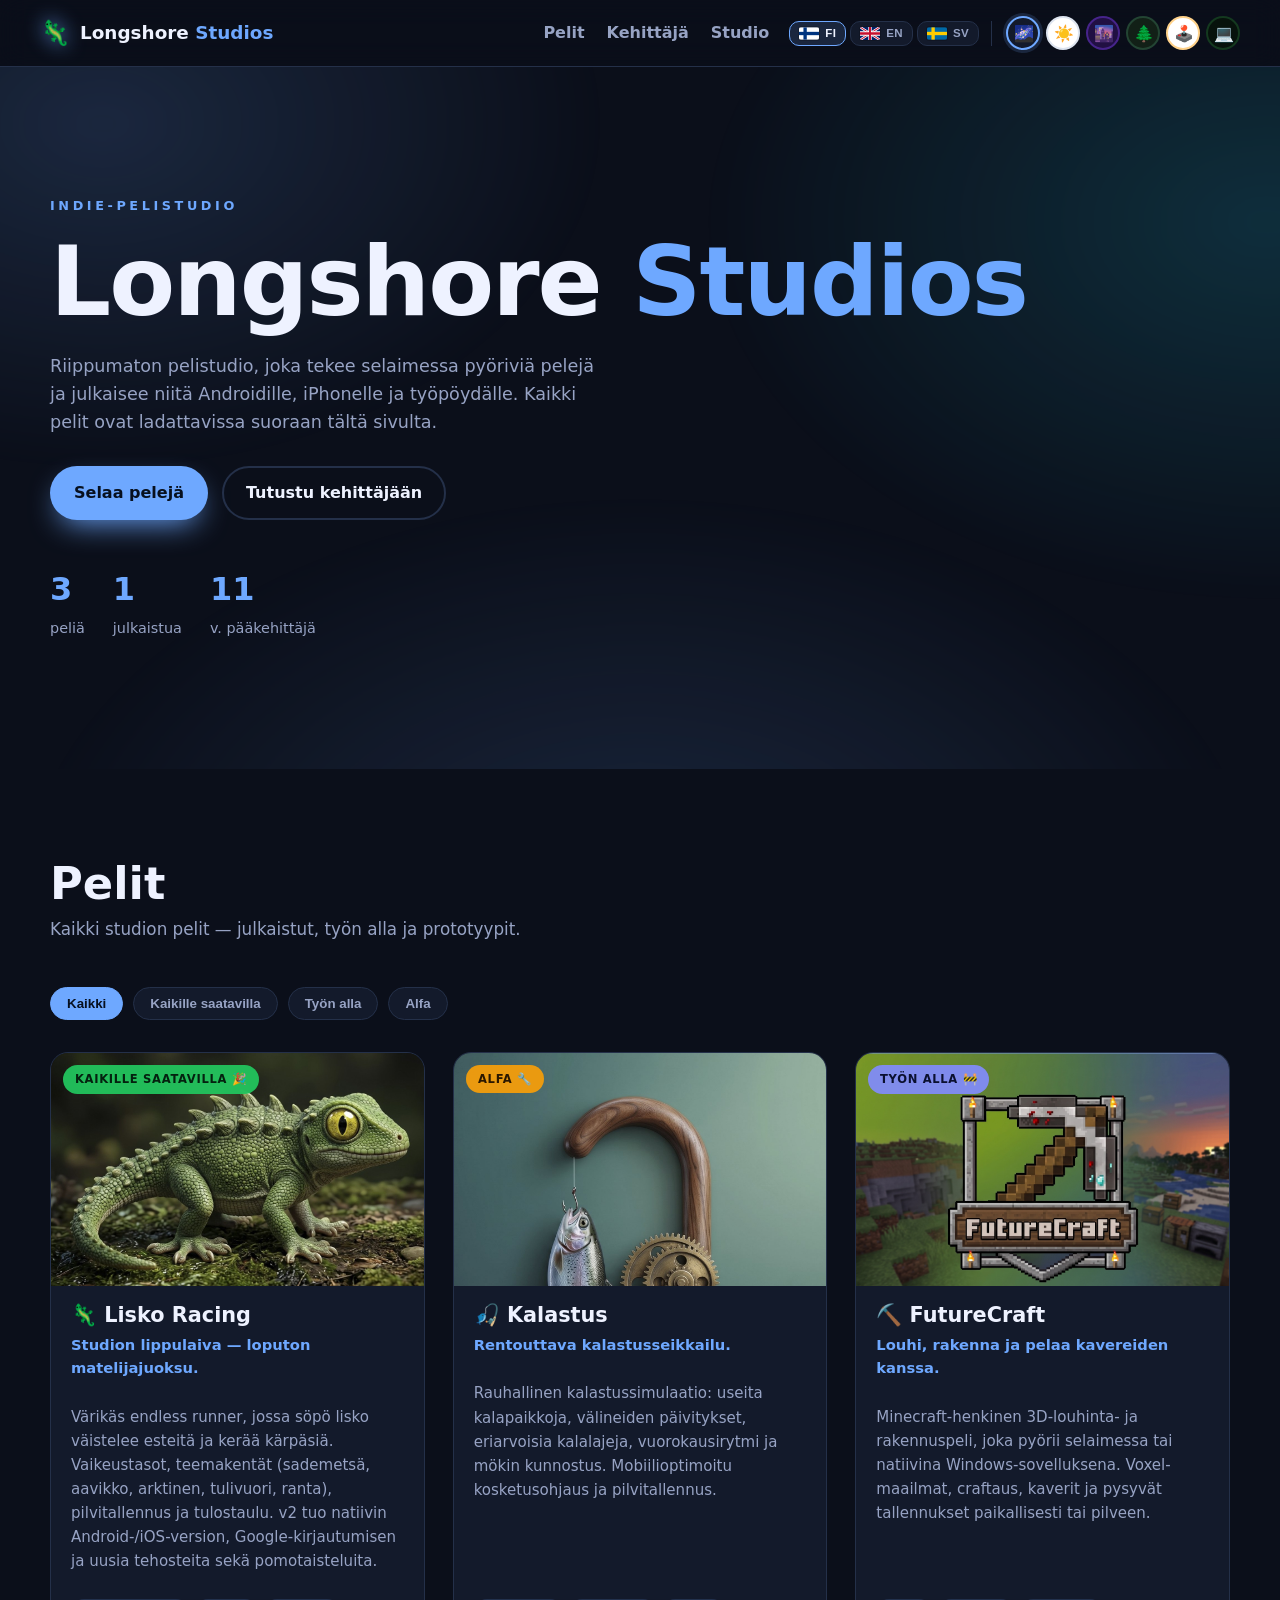
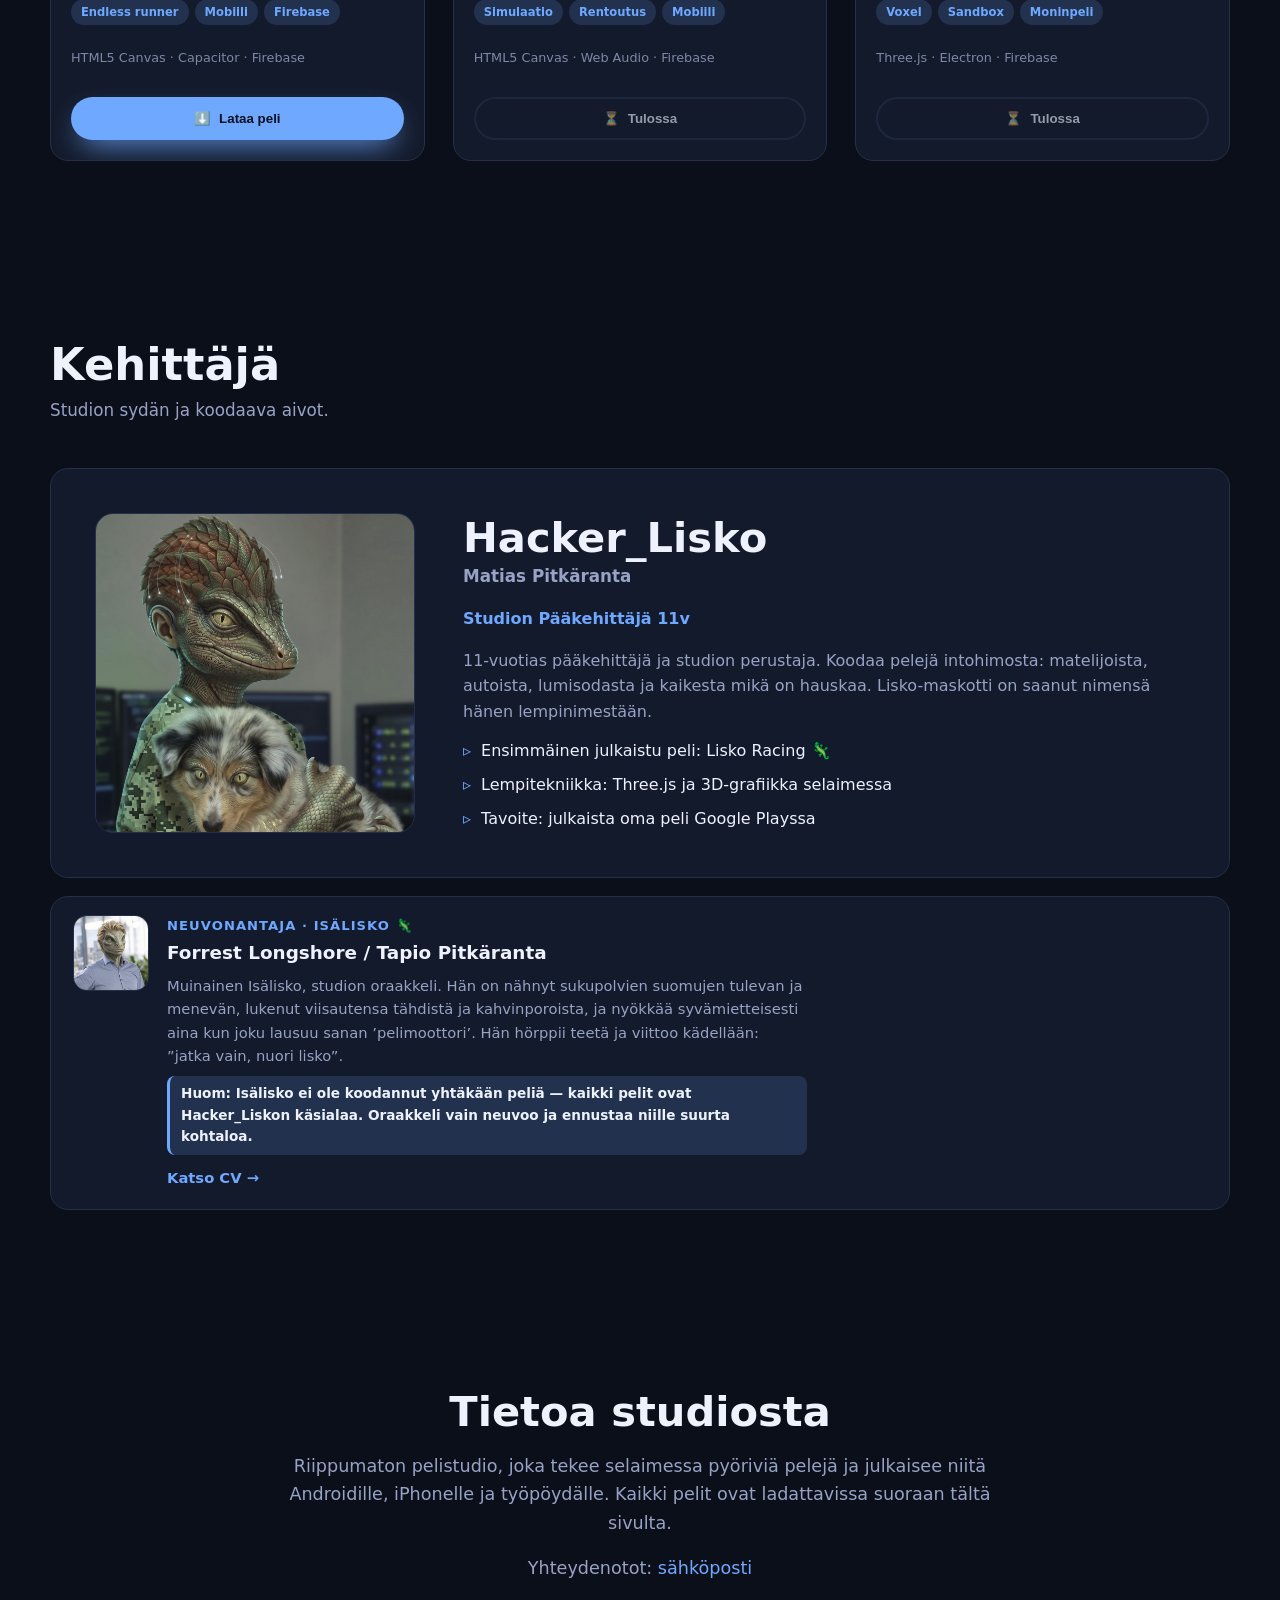
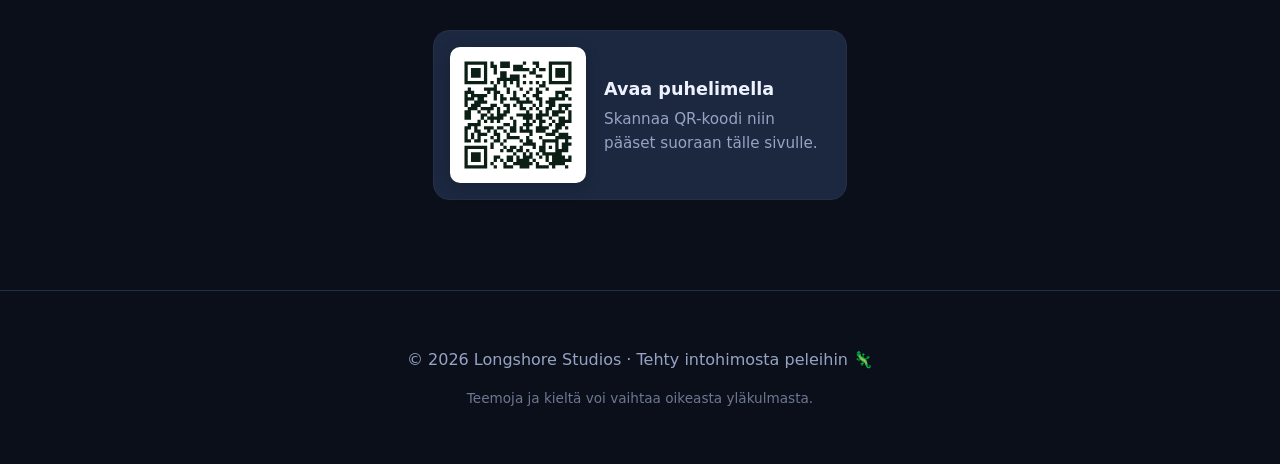
<file: index.html>
<!DOCTYPE html>
<html lang="fi" data-theme="midnight">
<head>
  <meta charset="UTF-8" />
  <meta name="viewport" content="width=device-width, initial-scale=1.0" />
  <title>Longshore Studios — Pelistudio</title>
  <meta name="description" content="Longshore Studios — riippumaton pelistudio. Selaimessa pyöriviä pelejä Androidille, iPhonelle ja työpöydälle. Pääkehittäjä Hacker_Lisko." />
  <link rel="icon" href="assets/covers/lisko.png" />
  <link rel="stylesheet" href="css/base.css" />
  <link rel="stylesheet" href="css/themes.css" />
</head>
<body>
  <!-- Navigaatio -->
  <header class="nav">
    <a class="nav__brand" href="#top">
      <span class="nav__logo">🦎</span>
      <span class="nav__name">Longshore <em>Studios</em></span>
    </a>
    <nav class="nav__links">
      <a href="#games" data-i18n="navGames">Pelit</a>
      <a href="#developer" data-i18n="navDeveloper">Kehittäjä</a>
      <a href="#about" data-i18n="navAbout">Studio</a>
    </nav>
    <div class="nav__controls">
      <div class="lang-switch" id="langSwitch" aria-label="Vaihda kieli">
        <!-- Kielinapit (liput) injektoidaan js/main.js:ssä -->
      </div>
      <div class="theme-switch" id="themeSwitch" aria-label="Vaihda teemaa">
        <!-- Teemanapit injektoidaan js/main.js:ssä (desktop) -->
      </div>
      <button class="theme-cycle" id="themeCycle" type="button" aria-label="Vaihda teemaa">
        <!-- Yksi kierto-nappi mobiilissa; sisältö js/main.js:stä -->
      </button>
    </div>
  </header>

  <main id="top">
    <!-- Hero -->
    <section class="hero">
      <div class="hero__bg" aria-hidden="true"></div>
      <div class="hero__content">
        <p class="hero__eyebrow" data-i18n="heroEyebrow">Indie-pelistudio</p>
        <h1 class="hero__title">Longshore <em>Studios</em></h1>
        <p class="hero__tagline" id="studioTagline"></p>
        <p class="hero__blurb" id="studioBlurb"></p>
        <div class="hero__cta">
          <a class="btn btn--primary" href="#games" data-i18n="heroCta1">Selaa pelejä</a>
          <a class="btn btn--ghost" href="#developer" data-i18n="heroCta2">Tapaa kehittäjä</a>
        </div>
        <div class="hero__stats" id="heroStats"></div>
      </div>
    </section>

    <!-- Kaikki pelit -->
    <section class="games" id="games">
      <div class="section-head">
        <h2 data-i18n="gamesHead">Pelit</h2>
        <p data-i18n="gamesSub">Kaikki studion pelit — julkaistut, työn alla ja prototyypit.</p>
      </div>
      <div class="filters" id="filters" aria-label="Suodata pelit"></div>
      <div class="games__grid" id="gamesGrid"></div>
    </section>

    <!-- Kehittäjäprofiili -->
    <section class="developer" id="developer">
      <div class="section-head">
        <h2 data-i18n="developerHead">Kehittäjä</h2>
        <p data-i18n="developerSub">Studion sydän ja koodaava aivot.</p>
      </div>
      <div class="dev-card" id="devCard"></div>
      <div class="advisor" id="advisorCard"></div>
    </section>

    <!-- Studio / about -->
    <section class="about" id="about">
      <div class="about__inner">
        <h2 data-i18n="aboutHead">Tietoa studiosta</h2>
        <p id="aboutText"></p>
        <p class="about__contact">
          <span data-i18n="aboutContact">Yhteydenotot:</span>
          <a id="contactLink" href="#" data-i18n="aboutContactLabel">sähköposti</a>
        </p>
        <a class="about__qr" href="https://longshoreforrest.github.io/studios/"
           target="_blank" rel="noopener" aria-label="Longshore Studios QR">
          <span class="about__qr-frame">
            <img src="assets/studios-qr.svg" alt="QR-koodi: longshoreforrest.github.io/studios"
                 width="150" height="150" loading="lazy" />
          </span>
          <span class="about__qr-text">
            <span class="about__qr-title" data-i18n="qrTitle">Avaa puhelimella</span>
            <span class="about__qr-sub" data-i18n="qrSub">Skannaa QR-koodi niin pääset suoraan tälle sivulle.</span>
          </span>
        </a>
      </div>
    </section>
  </main>

  <!-- Lataa appi -> alustavalinta (PC / Android / iPhone) -->
  <div class="modal" id="downloadModal" hidden>
    <div class="modal__backdrop" data-close></div>
    <div class="modal__card" role="dialog" aria-modal="true" aria-labelledby="modalTitle">
      <button class="modal__close" type="button" data-close aria-label="Sulje">&times;</button>
      <h3 class="modal__title" id="modalTitle"></h3>
      <p class="modal__sub" id="modalSub"></p>
      <div class="modal__options" id="modalOptions"></div>
    </div>
  </div>

  <footer class="footer">
    <p>© <span id="year"></span> Longshore Studios · <span data-i18n="footerTagline">Tehty intohimosta peleihin 🦎</span></p>
    <p class="footer__small" data-i18n="footerSmall">Teemoja voi vaihtaa oikeasta yläkulmasta.</p>
  </footer>

  <script src="js/build-flags.js"></script>
  <script src="js/i18n.js"></script>
  <script src="js/data.js"></script>
  <script src="js/main.js"></script>

  <!-- MyPublicAnalytics: tunnus "studios". Endpoint asetetaan julkaisussa
       (paikallisesti tyhjä = ei lähetystä). -->
  <script src="js/analytics-config.js"></script>
  <script src="js/analytics.js" defer></script>
</body>
</html>
</file>
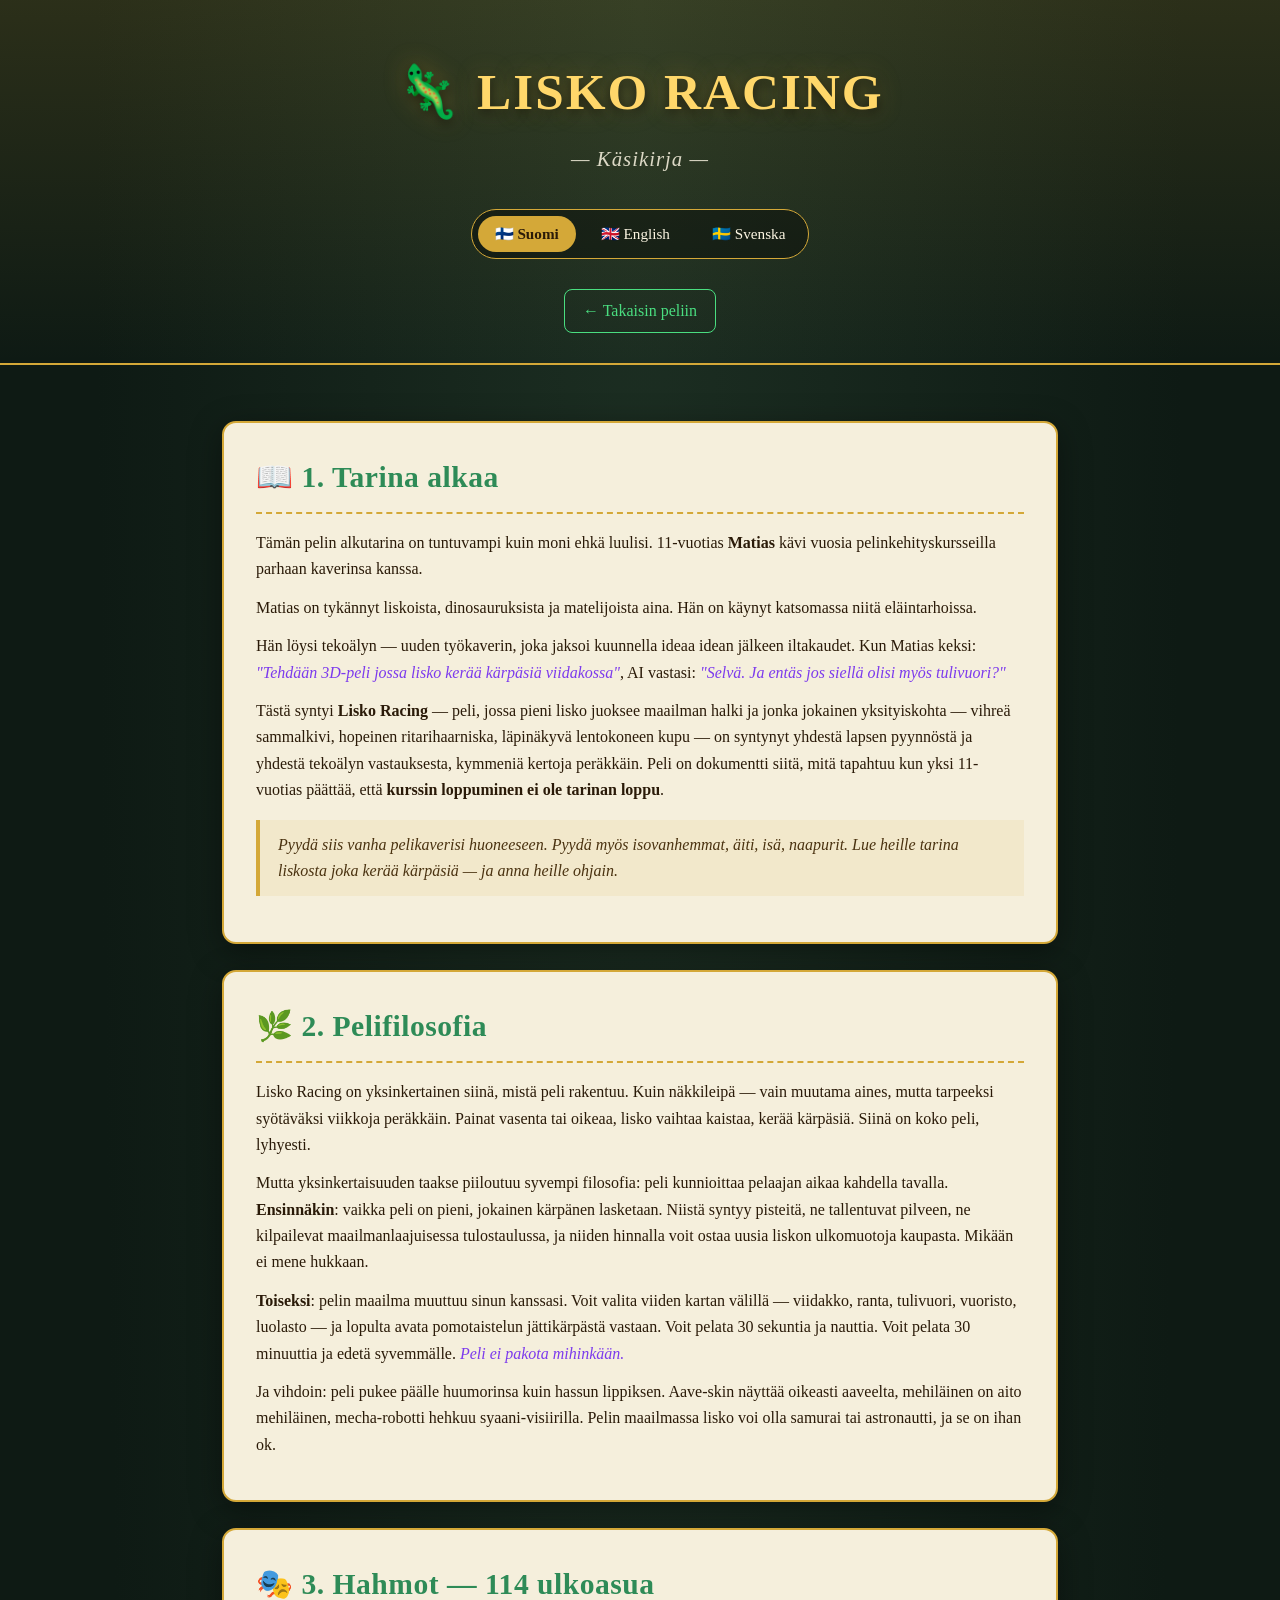
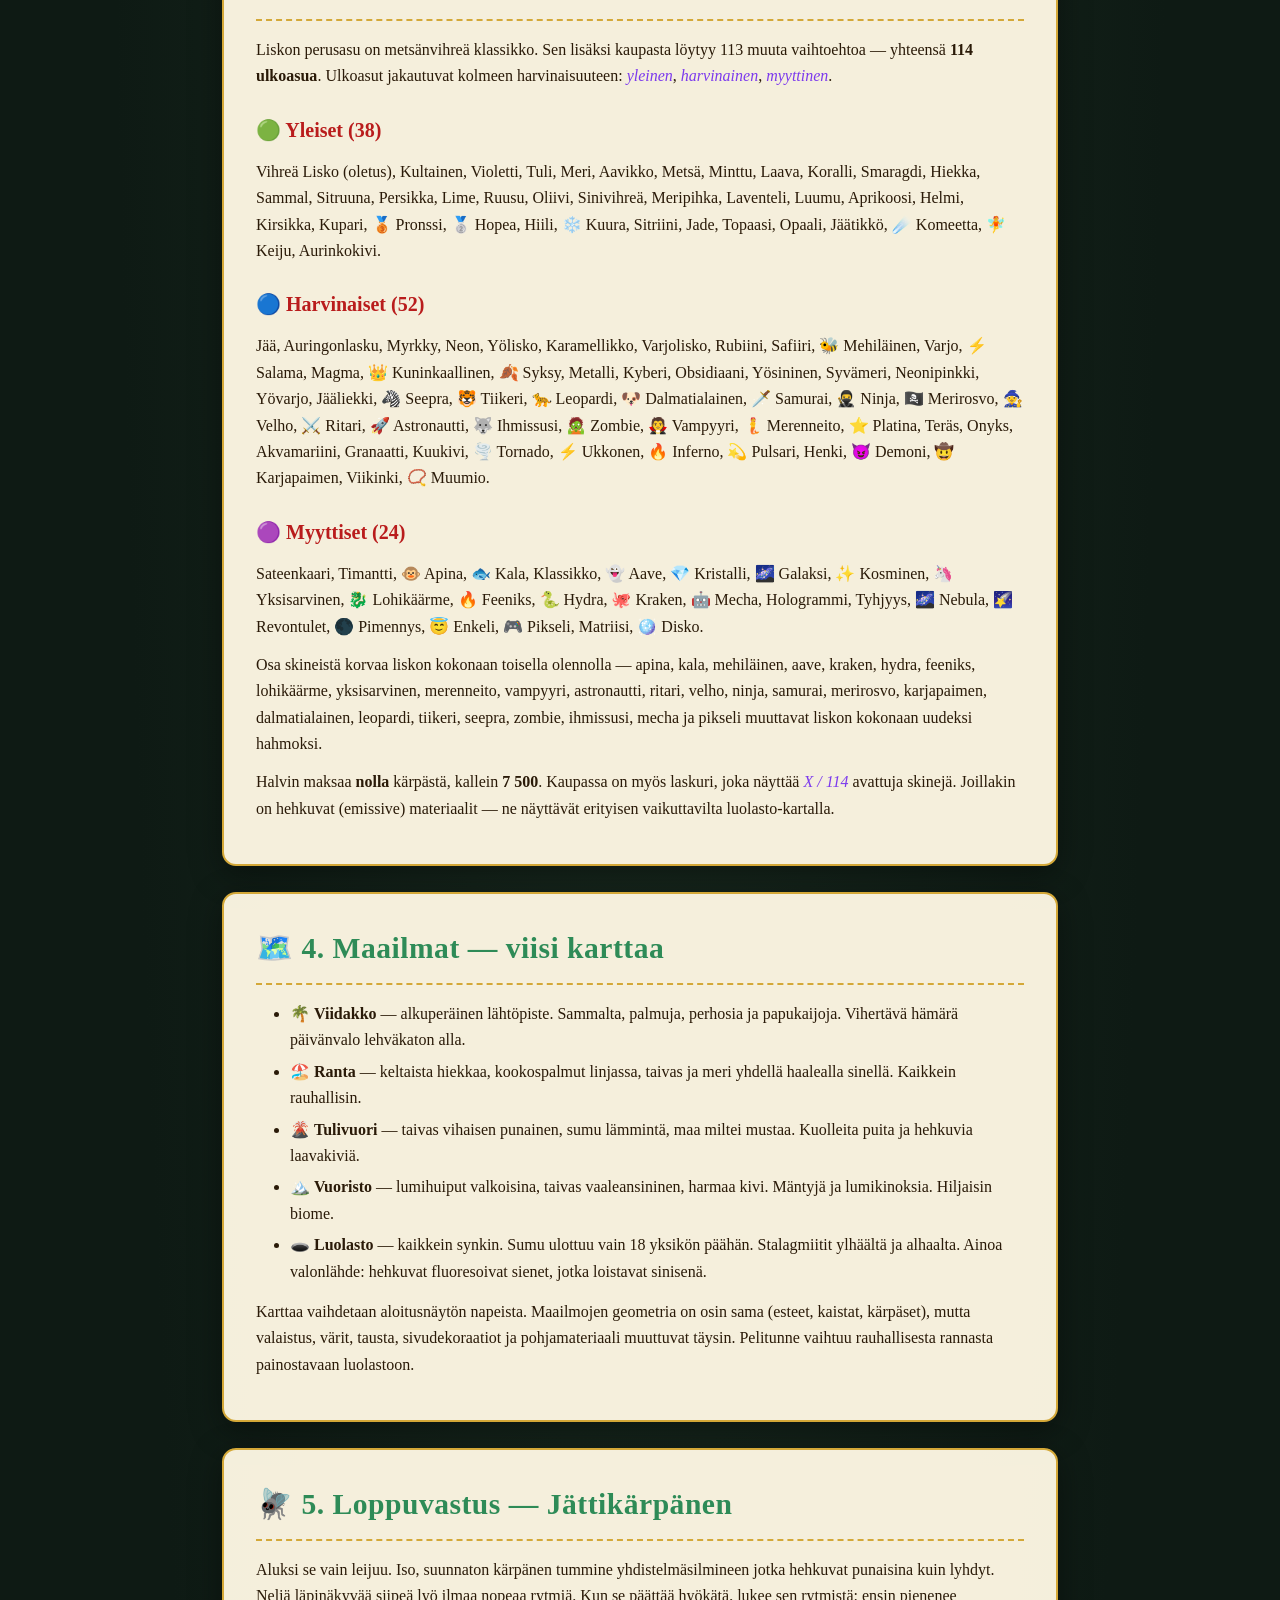
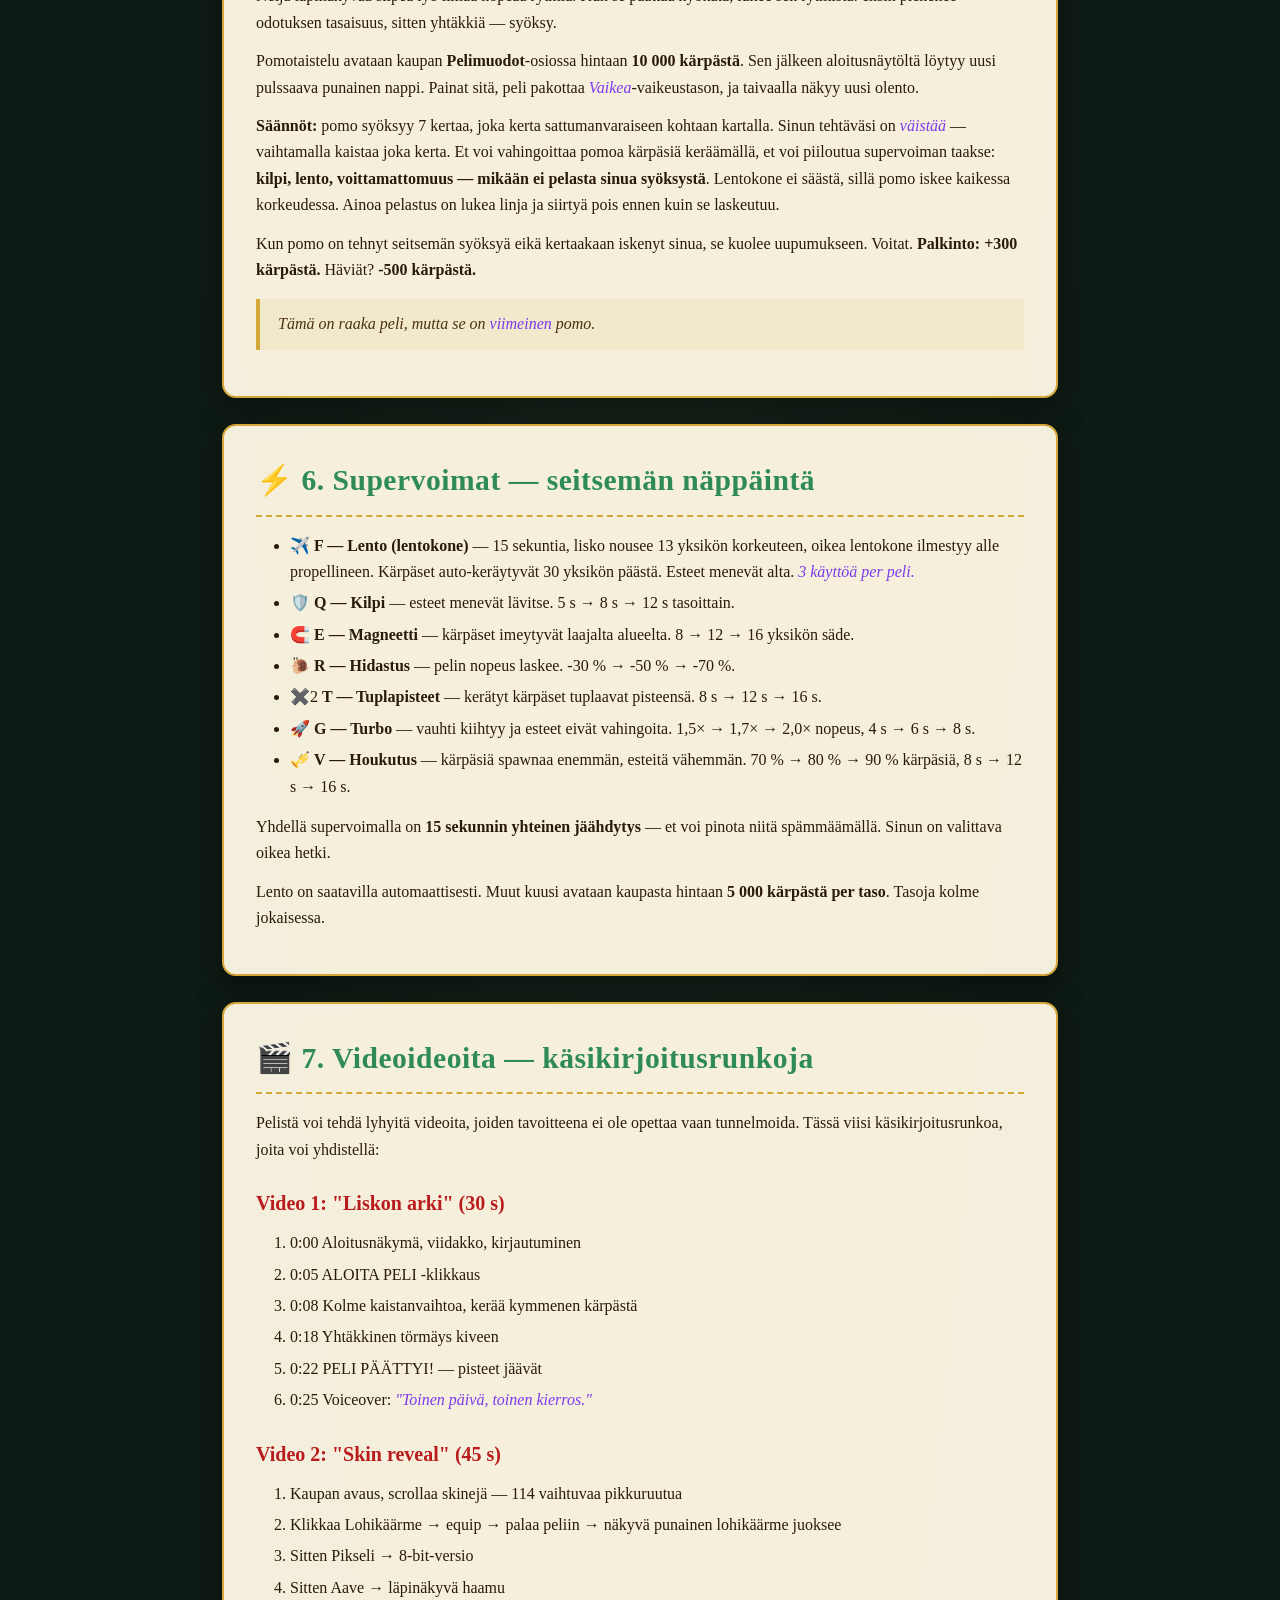
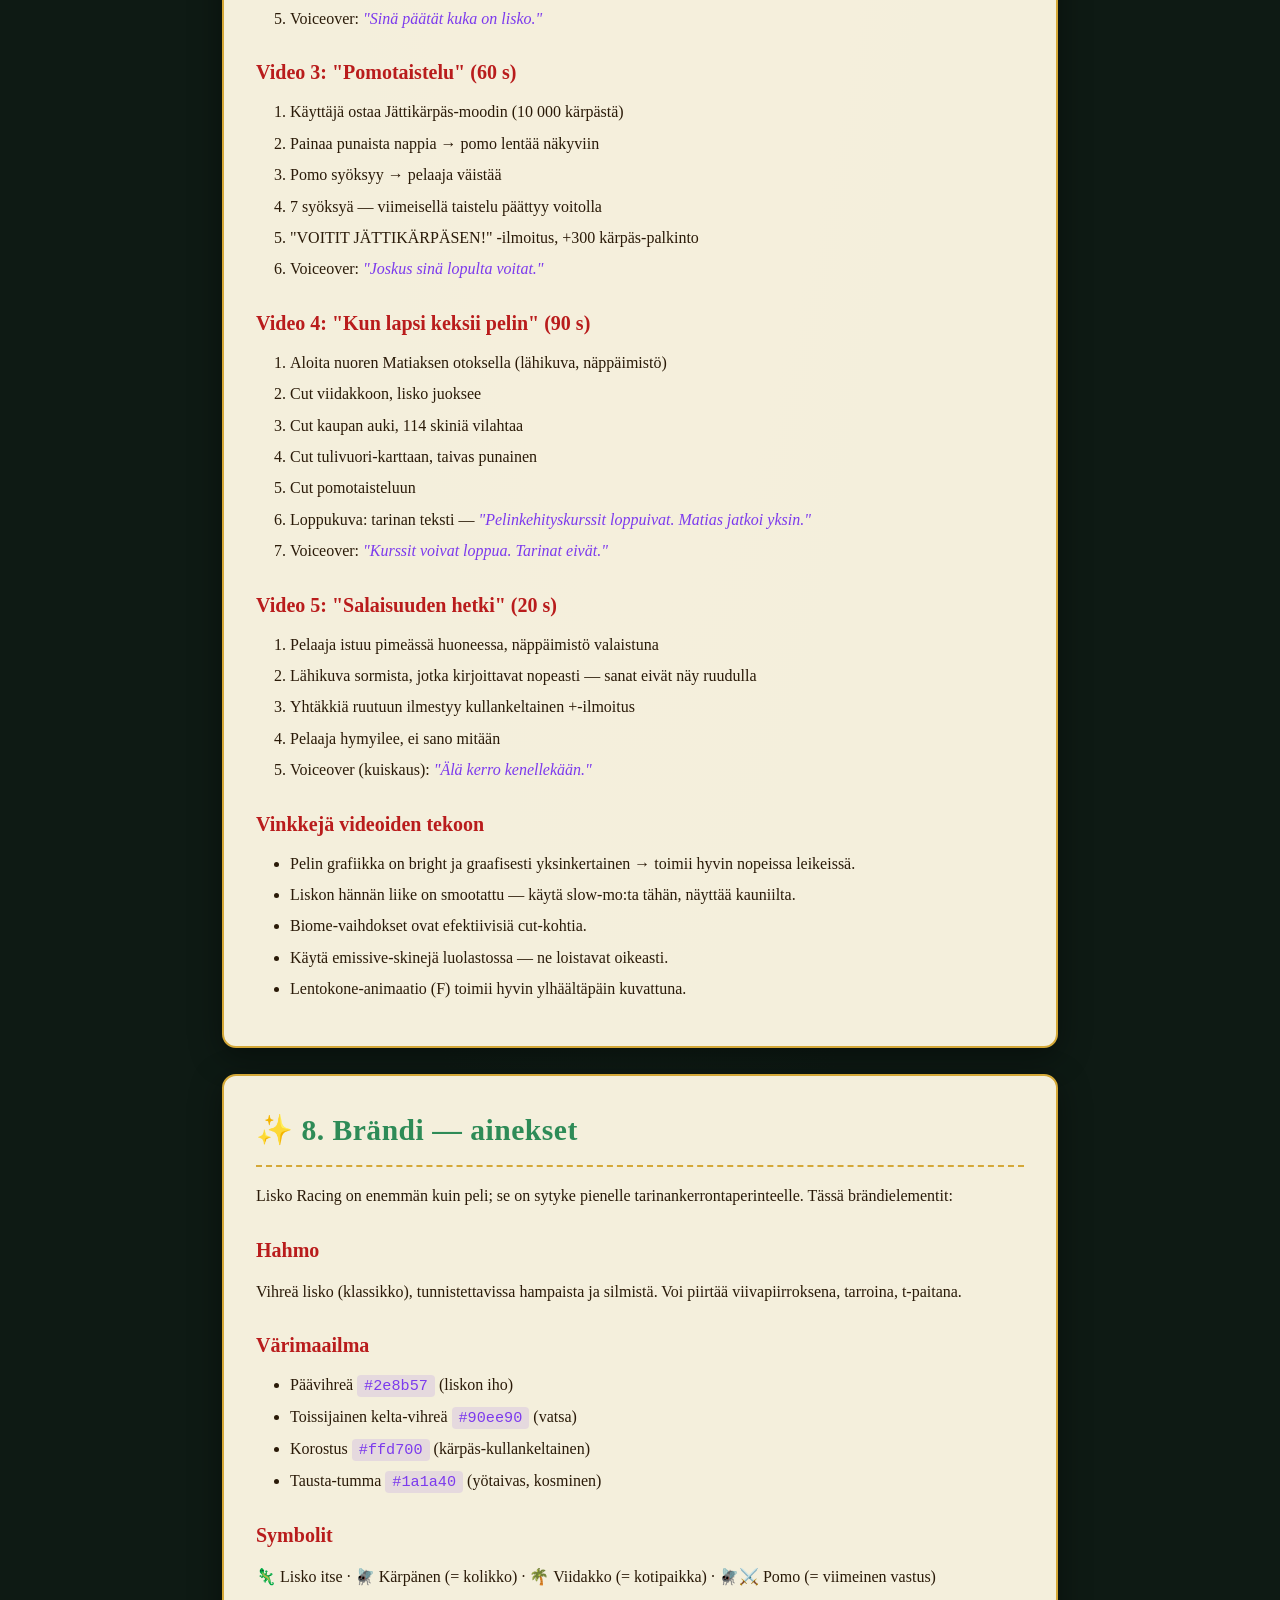
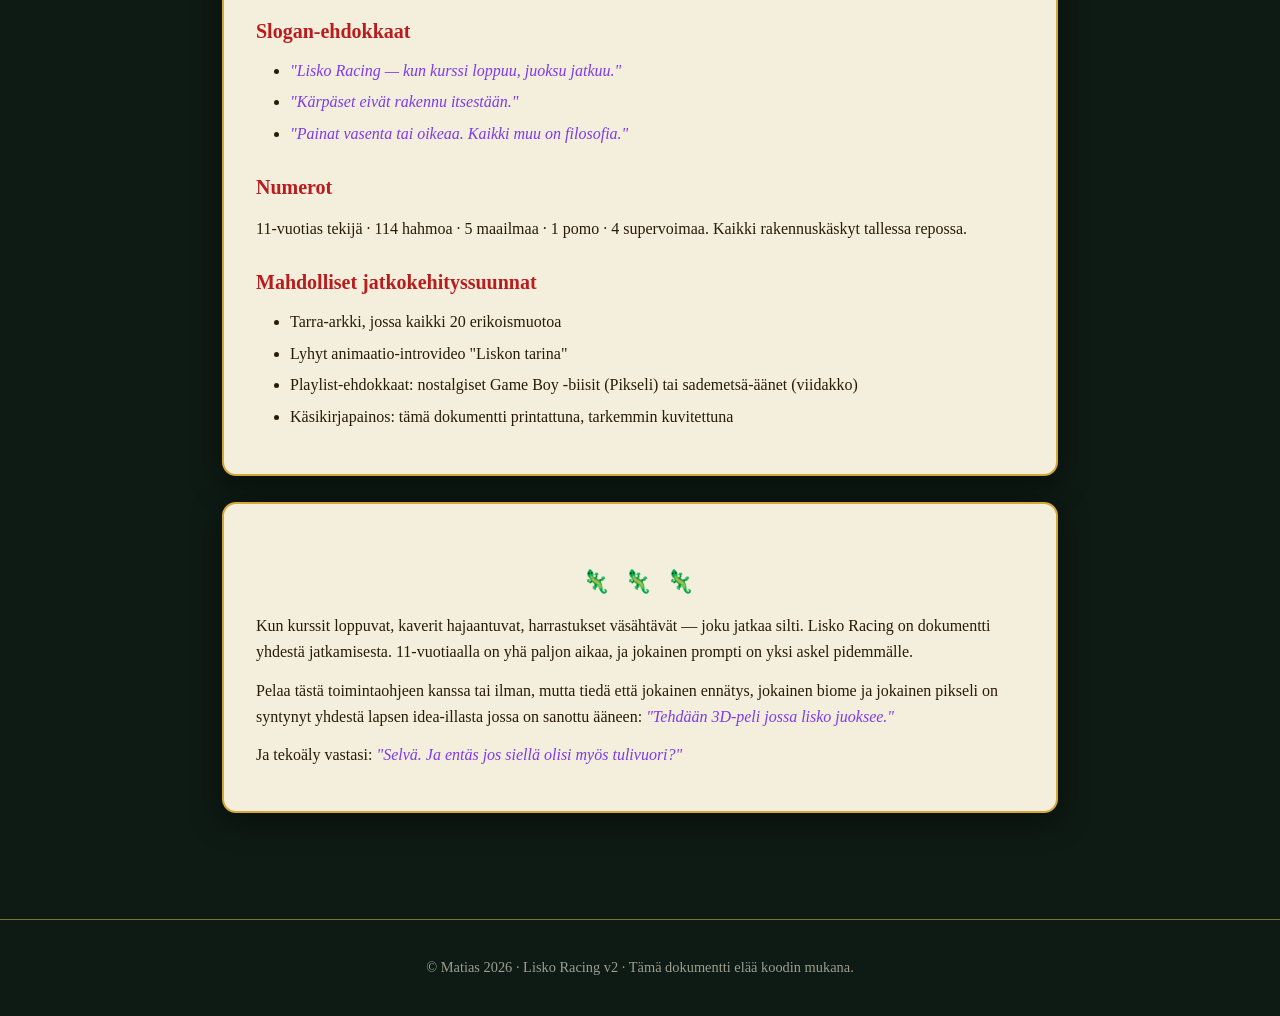
<file: liskoracing/manual.html>
<!DOCTYPE html>
<html lang="fi">

<head>
    <meta charset="UTF-8">
    <meta name="viewport" content="width=device-width, initial-scale=1.0">
    <title>🦎 Lisko Racing — Käsikirja / Manual / Handbok</title>
    <style>
        :root {
            --bg-deep: #0e1a14;
            --bg-mid: #1a2e22;
            --paper: #fcf6e3;
            --ink: #2a1a08;
            --gold: #d4a838;
            --gold-bright: #ffd76a;
            --green: #2e8b57;
            --green-bright: #4ade80;
            --red: #b91c1c;
            --purple: #7c3aed;
        }

        * {
            box-sizing: border-box;
        }

        html,
        body {
            margin: 0;
            padding: 0;
        }

        body {
            font-family: 'Georgia', 'Iowan Old Style', serif;
            background:
                radial-gradient(ellipse at top, #1c2e22 0%, var(--bg-deep) 60%),
                var(--bg-deep);
            color: var(--paper);
            min-height: 100vh;
            line-height: 1.65;
        }

        header {
            text-align: center;
            padding: 50px 20px 30px;
            background: linear-gradient(180deg, rgba(212, 168, 56, 0.15), transparent);
            border-bottom: 2px solid var(--gold);
        }

        header h1 {
            font-size: 3.2rem;
            margin: 0;
            letter-spacing: 2px;
            color: var(--gold-bright);
            text-shadow: 0 4px 12px rgba(0, 0, 0, 0.6), 0 0 24px rgba(212, 168, 56, 0.4);
        }

        header .subtitle {
            font-size: 1.3rem;
            font-style: italic;
            color: var(--paper);
            opacity: 0.85;
            margin: 8px 0 18px;
            letter-spacing: 1px;
        }

        .lang-switcher {
            margin: 14px 0;
            display: inline-flex;
            gap: 8px;
            padding: 6px;
            background: rgba(0, 0, 0, 0.35);
            border: 1px solid var(--gold);
            border-radius: 30px;
        }

        .lang-switcher button {
            padding: 8px 16px;
            background: transparent;
            color: var(--paper);
            border: 1px solid transparent;
            border-radius: 22px;
            font-size: 0.95rem;
            cursor: pointer;
            font-family: inherit;
            transition: all 0.18s;
        }

        .lang-switcher button:hover {
            background: rgba(212, 168, 56, 0.15);
        }

        .lang-switcher button.active {
            background: var(--gold);
            color: var(--ink);
            font-weight: bold;
        }

        .back-link {
            display: inline-block;
            margin-top: 16px;
            color: var(--green-bright);
            text-decoration: none;
            font-size: 1rem;
            border: 1px solid var(--green-bright);
            padding: 8px 18px;
            border-radius: 8px;
            transition: all 0.18s;
        }

        .back-link:hover {
            background: rgba(74, 222, 128, 0.15);
        }

        main {
            max-width: 880px;
            margin: 0 auto;
            padding: 30px 22px 80px;
        }

        section {
            background: rgba(252, 246, 227, 0.97);
            color: var(--ink);
            border: 2px solid var(--gold);
            border-radius: 14px;
            padding: 30px 32px;
            margin: 26px 0;
            box-shadow: 0 8px 32px rgba(0, 0, 0, 0.4);
            position: relative;
        }

        section h2 {
            color: var(--green);
            font-size: 1.85rem;
            margin: 0 0 16px;
            border-bottom: 2px dashed var(--gold);
            padding-bottom: 10px;
            letter-spacing: 0.5px;
        }

        section h3 {
            color: var(--red);
            font-size: 1.25rem;
            margin: 24px 0 8px;
        }

        section p {
            margin: 12px 0;
        }

        section ul,
        section ol {
            margin: 10px 0 14px 6px;
            padding-left: 28px;
        }

        section li {
            margin: 5px 0;
        }

        em {
            color: var(--purple);
            font-style: italic;
        }

        strong {
            color: var(--ink);
        }

        code {
            font-family: 'Consolas', 'Courier New', monospace;
            background: rgba(124, 58, 237, 0.12);
            padding: 2px 7px;
            border-radius: 4px;
            color: var(--purple);
            font-size: 0.95em;
        }

        table {
            width: 100%;
            border-collapse: collapse;
            margin: 14px 0;
            background: white;
            border-radius: 6px;
            overflow: hidden;
        }

        th,
        td {
            border: 1px solid #d0c089;
            padding: 8px 11px;
            text-align: left;
        }

        th {
            background: var(--gold);
            color: var(--ink);
        }

        .pull {
            border-left: 4px solid var(--gold);
            background: rgba(212, 168, 56, 0.10);
            padding: 12px 18px;
            margin: 16px 0;
            font-style: italic;
            color: #4a3210;
        }

        .signoff {
            text-align: center;
            font-size: 1.4rem;
            color: var(--green);
            margin: 30px 0 8px;
            letter-spacing: 4px;
        }

        footer {
            text-align: center;
            padding: 36px 16px;
            color: var(--paper);
            opacity: 0.6;
            font-size: 0.9rem;
            border-top: 1px solid var(--gold);
        }

        [data-lang]:not(.active-lang) {
            display: none !important;
        }

        @media (max-width: 600px) {
            header h1 {
                font-size: 2.2rem;
            }

            section {
                padding: 22px 18px;
            }
        }
    </style>
</head>

<body>
    <header>
        <h1>🦎 LISKO RACING</h1>
        <p class="subtitle" data-lang="fi">— Käsikirja —</p>
        <p class="subtitle" data-lang="en">— The Manual —</p>
        <p class="subtitle" data-lang="sv">— Handboken —</p>

        <div class="lang-switcher">
            <button data-set-lang="fi" class="active">🇫🇮 Suomi</button>
            <button data-set-lang="en">🇬🇧 English</button>
            <button data-set-lang="sv">🇸🇪 Svenska</button>
        </div>
        <br>
        <a class="back-link" href="index.html" data-lang="fi">← Takaisin peliin</a>
        <a class="back-link" href="index.html" data-lang="en">← Back to the game</a>
        <a class="back-link" href="index.html" data-lang="sv">← Tillbaka till spelet</a>
    </header>

    <main>

        <!-- ============ 1. STORY ============ -->
        <section>
            <h2 data-lang="fi">📖 1. Tarina alkaa</h2>
            <h2 data-lang="en">📖 1. The Story Begins</h2>
            <h2 data-lang="sv">📖 1. Berättelsen börjar</h2>

            <div data-lang="fi">
                <p>Tämän pelin alkutarina on tuntuvampi kuin moni ehkä luulisi.
                    11-vuotias <strong>Matias</strong> kävi vuosia pelinkehityskursseilla parhaan kaverinsa kanssa.</p>

                <p>Matias on tykännyt liskoista, dinosauruksista ja matelijoista aina. Hän on käynyt katsomassa niitä
                    eläintarhoissa.</p>

                <p>Hän löysi tekoälyn — uuden työkaverin, joka jaksoi kuunnella ideaa idean jälkeen iltakaudet.
                    Kun Matias keksi: <em>"Tehdään 3D-peli jossa lisko kerää kärpäsiä viidakossa"</em>,
                    AI vastasi: <em>"Selvä. Ja entäs jos siellä olisi myös tulivuori?"</em></p>

                <p>Tästä syntyi <strong>Lisko Racing</strong> — peli, jossa pieni lisko juoksee maailman halki ja
                    jonka jokainen yksityiskohta — vihreä sammalkivi, hopeinen ritarihaarniska, läpinäkyvä
                    lentokoneen kupu — on syntynyt yhdestä lapsen pyynnöstä ja yhdestä tekoälyn vastauksesta,
                    kymmeniä kertoja peräkkäin. Peli on dokumentti siitä, mitä tapahtuu kun yksi 11-vuotias
                    päättää, että <strong>kurssin loppuminen ei ole tarinan loppu</strong>.</p>

                <div class="pull">
                    Pyydä siis vanha pelikaverisi huoneeseen. Pyydä myös isovanhemmat, äiti, isä, naapurit.
                    Lue heille tarina liskosta joka kerää kärpäsiä — ja anna heille ohjain.
                </div>
            </div>

            <div data-lang="en">
                <p>The story behind this game is more grounded than you might expect.
                    Eleven-year-old <strong>Matias</strong> spent years on game-development courses with his best
                    friend.</p>

                <p>Matias has always loved lizards, dinosaurs and reptiles. He has been to see them at zoos.</p>

                <p>He found a new collaborator: AI — a partner who would listen to idea after idea, evening after
                    evening. When Matias said <em>"Let's make a 3D game where a lizard collects flies in a jungle"</em>,
                    the AI replied <em>"Sure. And what if there was also a volcano?"</em></p>

                <p>From this came <strong>Lisko Racing</strong> — a game where a small lizard runs across worlds, and
                    every detail — a green moss patch, a knight's silver armor, a transparent airplane canopy — is the
                    answer to one child's question and one AI's reply, repeated dozens of times. The game documents
                    what happens when an 11-year-old decides that <strong>the end of a course is not the end of a
                        story</strong>.</p>

                <div class="pull">
                    So gather your old gaming friends, your grandparents, your parents, your neighbors.
                    Tell them the tale of a lizard chasing flies — and hand them the controls.
                </div>
            </div>

            <div data-lang="sv">
                <p>Berättelsen bakom det här spelet är mer jordnära än man kan tro.
                    Elvaårige <strong>Matias</strong> gick under flera år på speldesignkurser med sin bästa vän.</p>

                <p>Matias har alltid älskat ödlor, dinosaurier och reptiler. Han har varit och tittat på dem på
                    djurparker.</p>

                <p>Han hittade en ny medarbetare: AI — en partner som lyssnade på idé efter idé, kväll efter kväll.
                    När Matias föreslog <em>"Vi gör ett 3D-spel där en ödla samlar flugor i djungeln"</em> svarade
                    AI:n: <em>"Klart. Och tänk om det också fanns en vulkan?"</em></p>

                <p>Så föddes <strong>Lisko Racing</strong> — ett spel där en liten ödla springer genom världen, och
                    varje detalj är svaret på ett barns fråga och en AI:s motsvar, dussintals gånger om.
                    Spelet är ett vittnesbörd om vad som händer när en elvaåring bestämmer sig för att
                    <strong>en kurs slut inte är berättelsens slut</strong>.</p>

                <div class="pull">
                    Samla era gamla speldesignvänner, far- och morföräldrar, föräldrar och grannar.
                    Berätta sagan om ödlan som jagar flugor — och räck dem kontrollen.
                </div>
            </div>
        </section>

        <!-- ============ 2. PHILOSOPHY ============ -->
        <section>
            <h2 data-lang="fi">🌿 2. Pelifilosofia</h2>
            <h2 data-lang="en">🌿 2. Game Philosophy</h2>
            <h2 data-lang="sv">🌿 2. Spelets filosofi</h2>

            <div data-lang="fi">
                <p>Lisko Racing on yksinkertainen siinä, mistä peli rakentuu. Kuin näkkileipä — vain muutama aines,
                    mutta tarpeeksi syötäväksi viikkoja peräkkäin. Painat vasenta tai oikeaa, lisko vaihtaa kaistaa,
                    kerää kärpäsiä. Siinä on koko peli, lyhyesti.</p>

                <p>Mutta yksinkertaisuuden taakse piiloutuu syvempi filosofia: peli kunnioittaa pelaajan aikaa kahdella
                    tavalla. <strong>Ensinnäkin</strong>: vaikka peli on pieni, jokainen kärpänen lasketaan. Niistä
                    syntyy pisteitä, ne tallentuvat pilveen, ne kilpailevat maailmanlaajuisessa tulostaulussa, ja
                    niiden hinnalla voit ostaa uusia liskon ulkomuotoja kaupasta. Mikään ei mene hukkaan.</p>

                <p><strong>Toiseksi</strong>: pelin maailma muuttuu sinun kanssasi. Voit valita viiden kartan välillä —
                    viidakko, ranta, tulivuori, vuoristo, luolasto — ja lopulta avata pomotaistelun jättikärpästä
                    vastaan. Voit pelata 30 sekuntia ja nauttia. Voit pelata 30 minuuttia ja edetä syvemmälle.
                    <em>Peli ei pakota mihinkään.</em></p>

                <p>Ja vihdoin: peli pukee päälle huumorinsa kuin hassun lippiksen. Aave-skin näyttää oikeasti
                    aaveelta, mehiläinen on aito mehiläinen, mecha-robotti hehkuu syaani-visiirilla. Pelin maailmassa
                    lisko voi olla samurai tai astronautti, ja se on ihan ok.</p>
            </div>

            <div data-lang="en">
                <p>Lisko Racing is simple in what it asks of you. Like crispbread — just a few ingredients, enough
                    to last for weeks. Press left or right, the lizard switches lanes, collects flies. That's the
                    whole game in one sentence.</p>

                <p>Beneath the simplicity hides a deeper philosophy: the game respects your time twice over.
                    <strong>First:</strong> however small the game, every fly counts. They become points, they go
                    to the cloud, they compete on a global leaderboard, and they buy new lizard skins from the shop.
                    Nothing is wasted.</p>

                <p><strong>Second:</strong> the world changes with you. Five maps to choose from — jungle, beach,
                    volcano, mountains, caves — and eventually a boss fight against a giant fly. Play 30 seconds and
                    enjoy. Play 30 minutes and go deeper. <em>The game does not push.</em></p>

                <p>And finally: the game wears its humor like a silly hat. The Ghost skin actually looks like a ghost,
                    the Bee is a real bee, the Mecha glows with cyan visors. In this world a lizard can be a samurai or
                    an astronaut. That's perfectly fine.</p>
            </div>

            <div data-lang="sv">
                <p>Lisko Racing är enkelt i vad det kräver av dig. Som knäckebröd — bara några ingredienser, men nog
                    för att räcka i veckor. Tryck vänster eller höger, ödlan byter fil, samlar flugor. Det är hela
                    spelet i en mening.</p>

                <p>Under enkelheten ligger en djupare filosofi: spelet respekterar din tid på två sätt.
                    <strong>För det första:</strong> även om spelet är litet räknas varje fluga. De blir poäng, de
                    sparas i molnet, de tävlar på en världstoppslista, och de köper nya ödleutseenden i butiken.
                    Inget går till spillo.</p>

                <p><strong>För det andra:</strong> världen förändras med dig. Fem kartor — djungel, strand, vulkan,
                    berg, grottor — och så småningom en bossfight mot en jättefluga. Spela i 30 sekunder och njut.
                    Spela i 30 minuter och gå djupare. <em>Spelet pushar inte.</em></p>

                <p>Slutligen bär spelet sin humor som en löjlig hatt. Spöke-skinet ser faktiskt ut som ett spöke,
                    biet är ett riktigt bi, mechan glöder med cyanblå visir. I den här världen kan en ödla vara en
                    samuraj eller astronaut. Det är helt okej.</p>
            </div>
        </section>

        <!-- ============ 3. CHARACTERS ============ -->
        <section>
            <h2 data-lang="fi">🎭 3. Hahmot — 114 ulkoasua</h2>
            <h2 data-lang="en">🎭 3. Characters — 114 looks</h2>
            <h2 data-lang="sv">🎭 3. Karaktärer — 114 utseenden</h2>

            <div data-lang="fi">
                <p>Liskon perusasu on metsänvihreä klassikko. Sen lisäksi kaupasta löytyy 113 muuta vaihtoehtoa —
                    yhteensä <strong>114 ulkoasua</strong>. Ulkoasut jakautuvat kolmeen harvinaisuuteen:
                    <em>yleinen</em>, <em>harvinainen</em>, <em>myyttinen</em>.</p>

                <h3>🟢 Yleiset (38)</h3>
                <p>Vihreä Lisko (oletus), Kultainen, Violetti, Tuli, Meri, Aavikko, Metsä, Minttu, Laava, Koralli,
                    Smaragdi, Hiekka, Sammal, Sitruuna, Persikka, Lime, Ruusu, Oliivi, Sinivihreä, Meripihka,
                    Laventeli, Luumu, Aprikoosi, Helmi, Kirsikka, Kupari, 🥉 Pronssi, 🥈 Hopea, Hiili, ❄️ Kuura,
                    Sitriini, Jade, Topaasi, Opaali, Jäätikkö, ☄️ Komeetta, 🧚 Keiju, Aurinkokivi.</p>

                <h3>🔵 Harvinaiset (52)</h3>
                <p>Jää, Auringonlasku, Myrkky, Neon, Yölisko, Karamellikko, Varjolisko, Rubiini, Safiiri,
                    🐝 Mehiläinen, Varjo, ⚡ Salama, Magma, 👑 Kuninkaallinen, 🍂 Syksy, Metalli, Kyberi, Obsidiaani,
                    Yösininen, Syvämeri, Neonipinkki, Yövarjo, Jääliekki, 🦓 Seepra, 🐯 Tiikeri, 🐆 Leopardi,
                    🐶 Dalmatialainen, 🗡️ Samurai, 🥷 Ninja, 🏴‍☠️ Merirosvo, 🧙 Velho, ⚔️ Ritari, 🚀 Astronautti,
                    🐺 Ihmissusi, 🧟 Zombie, 🧛 Vampyyri, 🧜 Merenneito, ⭐ Platina, Teräs, Onyks, Akvamariini,
                    Granaatti, Kuukivi, 🌪️ Tornado, ⚡ Ukkonen, 🔥 Inferno, 💫 Pulsari, Henki, 😈 Demoni,
                    🤠 Karjapaimen, Viikinki, 📿 Muumio.</p>

                <h3>🟣 Myyttiset (24)</h3>
                <p>Sateenkaari, Timantti, 🐵 Apina, 🐟 Kala, Klassikko, 👻 Aave, 💎 Kristalli, 🌌 Galaksi,
                    ✨ Kosminen, 🦄 Yksisarvinen, 🐉 Lohikäärme, 🔥 Feeniks, 🐍 Hydra, 🐙 Kraken, 🤖 Mecha,
                    Hologrammi, Tyhjyys, 🌌 Nebula, 🌠 Revontulet, 🌑 Pimennys, 😇 Enkeli, 🎮 Pikseli, Matriisi,
                    🪩 Disko.</p>

                <p>Osa skineistä korvaa liskon kokonaan toisella olennolla — apina, kala, mehiläinen, aave, kraken,
                    hydra, feeniks, lohikäärme, yksisarvinen, merenneito, vampyyri, astronautti, ritari, velho, ninja,
                    samurai, merirosvo, karjapaimen, dalmatialainen, leopardi, tiikeri, seepra, zombie, ihmissusi,
                    mecha ja pikseli muuttavat liskon kokonaan uudeksi hahmoksi.</p>

                <p>Halvin maksaa <strong>nolla</strong> kärpästä, kallein <strong>7 500</strong>. Kaupassa on myös
                    laskuri, joka näyttää <em>X / 114</em> avattuja skinejä. Joillakin on hehkuvat (emissive)
                    materiaalit — ne näyttävät erityisen vaikuttavilta luolasto-kartalla.</p>
            </div>

            <div data-lang="en">
                <p>The default lizard is forest-green classic. Beyond it, 113 other looks await in the shop —
                    <strong>114 in total</strong>. Skins fall into three rarities: <em>common</em>, <em>rare</em>,
                    <em>mythic</em>.</p>

                <h3>🟢 Common (38)</h3>
                <p>Green Lizard (default), Golden, Purple, Fire, Ocean, Desert, Forest, Mint, Lava, Coral, Emerald,
                    Sand, Moss, Lemon, Peach, Lime, Rose, Olive, Teal, Amber, Lavender, Plum, Apricot, Pearl, Cherry,
                    Copper, 🥉 Bronze, 🥈 Silver, Charcoal, ❄️ Frost, Citrine, Jade, Topaz, Opal, Glacier,
                    ☄️ Comet, 🧚 Fairy, Sunstone.</p>

                <h3>🔵 Rare (52)</h3>
                <p>Ice, Sunset, Toxic, Neon, Midnight, Candy, Stealth, Ruby, Sapphire, 🐝 Bee, Shadow, ⚡ Lightning,
                    Magma, 👑 Royal, 🍂 Autumn, Metallic, Cyber, Obsidian, Midnight Blue, Deep Sea, Neon Pink,
                    Nightshade, Icefire, 🦓 Zebra, 🐯 Tiger, 🐆 Leopard, 🐶 Dalmatian, 🗡️ Samurai, 🥷 Ninja,
                    🏴‍☠️ Pirate, 🧙 Wizard, ⚔️ Knight, 🚀 Astronaut, 🐺 Werewolf, 🧟 Zombie, 🧛 Vampire,
                    🧜 Mermaid, ⭐ Platinum, Steel, Onyx, Aquamarine, Garnet, Moonstone, 🌪️ Tornado, ⚡ Thunder,
                    🔥 Inferno, 💫 Pulsar, Wraith, 😈 Demon, 🤠 Cowboy, Viking, 📿 Mummy.</p>

                <h3>🟣 Mythic (24)</h3>
                <p>Rainbow, Diamond, 🐵 Monkey, 🐟 Fish, Classic, 👻 Ghost, 💎 Crystal, 🌌 Galaxy, ✨ Cosmic,
                    🦄 Unicorn, 🐉 Dragon, 🔥 Phoenix, 🐍 Hydra (three heads!), 🐙 Kraken, 🤖 Mecha, Holographic,
                    Void, 🌌 Nebula, 🌠 Aurora, 🌑 Eclipse, 😇 Angel, 🎮 Pixel, Matrix, 🪩 Disco.</p>

                <p>Some skins replace the lizard with a different creature entirely — monkey, fish, bee, ghost, kraken,
                    hydra, phoenix, dragon, unicorn, mermaid, vampire, astronaut, knight, wizard, ninja, samurai,
                    pirate, cowboy, dalmatian, leopard, tiger, zebra, zombie, werewolf, mecha and pixel become full new
                    characters.</p>

                <p>Cheapest costs <strong>zero</strong>, most expensive <strong>7,500</strong> flies. The shop also
                    shows a counter — <em>X / 114</em> unlocked. Some skins have glowing (emissive) materials and look
                    spectacular in the cave biome.</p>
            </div>

            <div data-lang="sv">
                <p>Standardödlan är klassiskt skogsgrön. I butiken väntar 113 andra varianter — <strong>totalt 114
                        utseenden</strong>. Utseendena delas in i tre sällsyntheter: <em>vanlig</em>,
                    <em>sällsynt</em>, <em>mytisk</em>.</p>

                <h3>🟢 Vanliga (38)</h3>
                <p>Grön Ödla (standard), Guld, Lila, Eld, Hav, Öken, Skog, Mynta, Lava, Korall, Smaragd, Sand, Mossa,
                    Citron, Persika, Lime, Ros, Oliv, Blågrön, Bärnsten, Lavendel, Plommon, Aprikos, Pärla, Körsbär,
                    Koppar, 🥉 Brons, 🥈 Silver, Träkol, ❄️ Frost, Citrin, Jade, Topas, Opal, Glaciär, ☄️ Komet,
                    🧚 Fé, Solsten.</p>

                <h3>🔵 Sällsynta (52)</h3>
                <p>Is, Solnedgång, Gift, Neon, Midnatt, Godis, Smyg, Rubin, Safir, 🐝 Bi, Skugga, ⚡ Blixt, Magma,
                    👑 Kunglig, 🍂 Höst, Metall, Cyber, Obsidian, Midnattsblå, Djuphav, Neonrosa, Belladonna, Iseld,
                    🦓 Zebra, 🐯 Tiger, 🐆 Leopard, 🐶 Dalmatiner, 🗡️ Samuraj, 🥷 Ninja, 🏴‍☠️ Pirat, 🧙 Trollkarl,
                    ⚔️ Riddare, 🚀 Astronaut, 🐺 Varulv, 🧟 Zombie, 🧛 Vampyr, 🧜 Sjöjungfru, ⭐ Platina, Stål, Onyx,
                    Akvamarin, Granat, Månsten, 🌪️ Tornado, ⚡ Åska, 🔥 Inferno, 💫 Pulsar, Vålnad, 😈 Demon,
                    🤠 Cowboy, Viking, 📿 Mumie.</p>

                <h3>🟣 Mytiska (24)</h3>
                <p>Regnbåge, Diamant, 🐵 Apa, 🐟 Fisk, Klassisk, 👻 Spöke, 💎 Kristall, 🌌 Galax, ✨ Kosmisk,
                    🦄 Enhörning, 🐉 Drake, 🔥 Fenix, 🐍 Hydra (tre huvuden!), 🐙 Kraken, 🤖 Mecha, Holografisk,
                    Tomhet, 🌌 Nebulosa, 🌠 Norrsken, 🌑 Förmörkelse, 😇 Ängel, 🎮 Pixel, Matris, 🪩 Disco.</p>

                <p>Vissa skin byter ödlan mot en helt annan varelse — apa, fisk, bi, spöke, kraken, hydra, fenix,
                    drake, enhörning, sjöjungfru, vampyr, astronaut, riddare, trollkarl, ninja, samuraj, pirat, cowboy,
                    dalmatiner, leopard, tiger, zebra, zombie, varulv, mecha och pixel blir helt nya figurer.</p>

                <p>Billigast kostar <strong>noll</strong>, dyrast <strong>7 500</strong> flugor. Butiken visar också
                    räknare — <em>X / 114</em> upplåsta. Vissa skin glöder (emissive) och ser spektakulära ut i
                    grottbiomet.</p>
            </div>
        </section>

        <!-- ============ 4. MAPS ============ -->
        <section>
            <h2 data-lang="fi">🗺️ 4. Maailmat — viisi karttaa</h2>
            <h2 data-lang="en">🗺️ 4. Worlds — five maps</h2>
            <h2 data-lang="sv">🗺️ 4. Världar — fem kartor</h2>

            <div data-lang="fi">
                <ul>
                    <li>🌴 <strong>Viidakko</strong> — alkuperäinen lähtöpiste. Sammalta, palmuja, perhosia ja
                        papukaijoja. Vihertävä hämärä päivänvalo lehväkaton alla.</li>
                    <li>🏖️ <strong>Ranta</strong> — keltaista hiekkaa, kookospalmut linjassa, taivas ja meri yhdellä
                        haalealla sinellä. Kaikkein rauhallisin.</li>
                    <li>🌋 <strong>Tulivuori</strong> — taivas vihaisen punainen, sumu lämmintä, maa miltei mustaa.
                        Kuolleita puita ja hehkuvia laavakiviä.</li>
                    <li>🏔️ <strong>Vuoristo</strong> — lumihuiput valkoisina, taivas vaaleansininen, harmaa kivi.
                        Mäntyjä ja lumikinoksia. Hiljaisin biome.</li>
                    <li>🕳️ <strong>Luolasto</strong> — kaikkein synkin. Sumu ulottuu vain 18 yksikön päähän.
                        Stalagmiitit ylhäältä ja alhaalta. Ainoa valonlähde: hehkuvat fluoresoivat sienet, jotka
                        loistavat sinisenä.</li>
                </ul>

                <p>Karttaa vaihdetaan aloitusnäytön napeista. Maailmojen geometria on osin sama (esteet, kaistat,
                    kärpäset), mutta valaistus, värit, tausta, sivudekoraatiot ja pohjamateriaali muuttuvat täysin.
                    Pelitunne vaihtuu rauhallisesta rannasta painostavaan luolastoon.</p>
            </div>

            <div data-lang="en">
                <ul>
                    <li>🌴 <strong>Jungle</strong> — moss, palms, butterflies, parrots. Soft green light under canopy.
                    </li>
                    <li>🏖️ <strong>Beach</strong> — bright yellow sand, sparse coconut palms, calmest map.</li>
                    <li>🌋 <strong>Volcano</strong> — angry red sky, dark ground, glowing lava rocks, dead trees.</li>
                    <li>🏔️ <strong>Mountains</strong> — snow-capped peaks, gray stone, pines, snow mounds.</li>
                    <li>🕳️ <strong>Caves</strong> — darkest. Fog reaches only 18 units. Stalagmites and stalactites.
                        Glowing fluorescent mushrooms are the only light. Best biome for emissive skins.</li>
                </ul>

                <p>Switch between maps from the start screen. Geometry stays similar (obstacles, lanes, flies) but
                    lighting, colors, sky, side decorations and ground completely change. The atmosphere shifts from
                    peaceful beach to oppressive cave.</p>
            </div>

            <div data-lang="sv">
                <ul>
                    <li>🌴 <strong>Djungel</strong> — mossa, palmer, fjärilar, papegojor. Mjukt grönt ljus under
                        bladtaket.</li>
                    <li>🏖️ <strong>Strand</strong> — gul sand, glesa kokospalmer, lugnaste kartan.</li>
                    <li>🌋 <strong>Vulkan</strong> — arg röd himmel, mörk mark, glödande lavaklippor, döda träd.</li>
                    <li>🏔️ <strong>Berg</strong> — snötäckta toppar, grå sten, tallar, snöhögar.</li>
                    <li>🕳️ <strong>Grottor</strong> — mörkast. Dimman når bara 18 enheter. Stalagmiter och
                        stalaktiter. Lysande fluorescerande svampar är enda ljuset.</li>
                </ul>

                <p>Byt karta från startskärmen. Geometrin är likartad men ljus, färg, himmel, sidodekor och mark
                    förändras helt. Stämningen växlar från fridfull strand till tryckande grotta.</p>
            </div>
        </section>

        <!-- ============ 5. BOSS ============ -->
        <section>
            <h2 data-lang="fi">🪰 5. Loppuvastus — Jättikärpänen</h2>
            <h2 data-lang="en">🪰 5. Boss — The Giant Fly</h2>
            <h2 data-lang="sv">🪰 5. Bossen — Jättefluan</h2>

            <div data-lang="fi">
                <p>Aluksi se vain leijuu. Iso, suunnaton kärpänen tummine yhdistelmäsilmineen jotka hehkuvat punaisina
                    kuin lyhdyt. Neljä läpinäkyvää siipeä lyö ilmaa nopeaa rytmiä. Kun se päättää hyökätä, lukee sen
                    rytmistä: ensin pienenee odotuksen tasaisuus, sitten yhtäkkiä — syöksy.</p>

                <p>Pomotaistelu avataan kaupan <strong>Pelimuodot</strong>-osiossa hintaan
                    <strong>10 000 kärpästä</strong>. Sen jälkeen aloitusnäytöltä löytyy uusi pulssaava punainen
                    nappi. Painat sitä, peli pakottaa <em>Vaikea</em>-vaikeustason, ja taivaalla näkyy uusi olento.</p>

                <p><strong>Säännöt:</strong> pomo syöksyy 7 kertaa, joka kerta sattumanvaraiseen kohtaan kartalla.
                    Sinun tehtäväsi on <em>väistää</em> — vaihtamalla kaistaa joka kerta. Et voi vahingoittaa pomoa
                    kärpäsiä keräämällä, et voi piiloutua supervoiman taakse: <strong>kilpi, lento, voittamattomuus —
                        mikään ei pelasta sinua syöksystä</strong>. Lentokone ei säästä, sillä pomo iskee kaikessa
                    korkeudessa. Ainoa pelastus on lukea linja ja siirtyä pois ennen kuin se laskeutuu.</p>

                <p>Kun pomo on tehnyt seitsemän syöksyä eikä kertaakaan iskenyt sinua, se kuolee uupumukseen. Voitat.
                    <strong>Palkinto: +300 kärpästä.</strong> Häviät? <strong>-500 kärpästä.</strong></p>

                <div class="pull">Tämä on raaka peli, mutta se on <em>viimeinen</em> pomo.</div>
            </div>

            <div data-lang="en">
                <p>At first it just hovers. A vast fly with dark compound eyes that glow red like lanterns. Four
                    transparent wings beat fast. When it decides to attack, you can read the rhythm: first the wait
                    grows steady, then suddenly — the dive.</p>

                <p>The boss fight is unlocked in the shop <strong>Game Modes</strong> section for
                    <strong>10,000 flies</strong>. After that a new pulsing red button appears on the start screen.
                    Press it, the game forces <em>Hard</em> difficulty, and a new creature fills the sky.</p>

                <p><strong>Rules:</strong> the boss dives 7 times, each at a random spot. Your job: <em>dodge</em> by
                    switching lanes. You cannot damage the boss by collecting flies. No super power saves you:
                    <strong>shield, flight, invincibility — none of them protect from the dive</strong>. The airplane
                    won't help, since the boss strikes at every altitude. Your only escape is reading the trajectory
                    and stepping aside.</p>

                <p>When the boss has dived seven times without hitting you, it dies of exhaustion. You win.
                    <strong>Reward: +300 flies.</strong> Lose? <strong>-500 flies.</strong></p>

                <div class="pull">It's a brutal fight, but it's the <em>final</em> boss.</div>
            </div>

            <div data-lang="sv">
                <p>Först bara svävar den. En enorm fluga med mörka, sammansatta ögon som glöder röda som lyktor. Fyra
                    genomskinliga vingar slår snabbt. När den bestämmer sig för att attackera kan man läsa rytmen:
                    först blir väntan stadig, sedan plötsligt — dyket.</p>

                <p>Bossfighten låses upp i butikens <strong>Spelläge</strong>-sektion för
                    <strong>10 000 flugor</strong>. Sedan dyker en pulserande röd knapp upp på startskärmen. Tryck på
                    den, spelet tvingar <em>Hard</em>-svårighet, och en ny varelse syns på himlen.</p>

                <p><strong>Regler:</strong> bossen dyker 7 gånger, varje gång på slumpmässig plats. Din uppgift:
                    <em>undvik</em> genom att byta fil. Du kan inte skada bossen, ingen superkraft skyddar dig —
                    <strong>sköld, flyg, odödlighet hjälper inte mot dyket</strong>. Enda räddningen är att läsa banan
                    och hoppa undan.</p>

                <p>När bossen dykt sju gånger utan att träffa dig dör den av utmattning. Du vinner.
                    <strong>Belöning: +300 flugor.</strong> Förlorar du? <strong>-500 flugor.</strong></p>

                <div class="pull">En brutal kamp, men det är <em>sista</em> bossen.</div>
            </div>
        </section>

        <!-- ============ 6. SUPER POWERS ============ -->
        <section>
            <h2 data-lang="fi">⚡ 6. Supervoimat — seitsemän näppäintä</h2>
            <h2 data-lang="en">⚡ 6. Super Powers — seven keys</h2>
            <h2 data-lang="sv">⚡ 6. Superkrafter — sju tangenter</h2>

            <div data-lang="fi">
                <ul>
                    <li>✈️ <strong>F — Lento (lentokone)</strong> — 15 sekuntia, lisko nousee 13 yksikön korkeuteen,
                        oikea lentokone ilmestyy alle propellineen. Kärpäset auto-keräytyvät 30 yksikön päästä.
                        Esteet menevät alta. <em>3 käyttöä per peli.</em></li>
                    <li>🛡️ <strong>Q — Kilpi</strong> — esteet menevät lävitse. 5 s → 8 s → 12 s tasoittain.</li>
                    <li>🧲 <strong>E — Magneetti</strong> — kärpäset imeytyvät laajalta alueelta.
                        8 → 12 → 16 yksikön säde.</li>
                    <li>🐌 <strong>R — Hidastus</strong> — pelin nopeus laskee. -30 % → -50 % → -70 %.</li>
                    <li>✖️2 <strong>T — Tuplapisteet</strong> — kerätyt kärpäset tuplaavat pisteensä. 8 s → 12 s → 16 s.</li>
                    <li>🚀 <strong>G — Turbo</strong> — vauhti kiihtyy ja esteet eivät vahingoita.
                        1,5× → 1,7× → 2,0× nopeus, 4 s → 6 s → 8 s.</li>
                    <li>🎺 <strong>V — Houkutus</strong> — kärpäsiä spawnaa enemmän, esteitä vähemmän.
                        70 % → 80 % → 90 % kärpäsiä, 8 s → 12 s → 16 s.</li>
                </ul>

                <p>Yhdellä supervoimalla on <strong>15 sekunnin yhteinen jäähdytys</strong> — et voi pinota niitä
                    spämmäämällä. Sinun on valittava oikea hetki.</p>

                <p>Lento on saatavilla automaattisesti. Muut kuusi avataan kaupasta hintaan
                    <strong>5 000 kärpästä per taso</strong>. Tasoja kolme jokaisessa.</p>
            </div>

            <div data-lang="en">
                <ul>
                    <li>✈️ <strong>F — Flight (with airplane)</strong> — 15s, lizard rises to altitude 13, a real
                        airplane appears under it with spinning propeller. Flies auto-collect from 30 units away.
                        Obstacles pass below. <em>3 uses per game.</em></li>
                    <li>🛡️ <strong>Q — Shield</strong> — obstacles pass through. 5s → 8s → 12s by tier.</li>
                    <li>🧲 <strong>E — Magnet</strong> — wide fly pull. 8 → 12 → 16 unit radius.</li>
                    <li>🐌 <strong>R — Slowmo</strong> — world slows. -30% → -50% → -70%.</li>
                    <li>✖️2 <strong>T — Double Score</strong> — collected flies count double. 8s → 12s → 16s.</li>
                    <li>🚀 <strong>G — Turbo</strong> — speed boost + invulnerable.
                        1.5× → 1.7× → 2.0× speed, 4s → 6s → 8s.</li>
                    <li>🎺 <strong>V — Lure</strong> — more flies spawn, fewer obstacles.
                        70% → 80% → 90% flies, 8s → 12s → 16s.</li>
                </ul>

                <p>All super powers share a <strong>15-second cooldown</strong> — no spamming, no stacking. Pick the
                    right moment.</p>

                <p>Flight is automatic. The other six unlock from the shop at <strong>5,000 flies per tier</strong>.
                    Three tiers each.</p>
            </div>

            <div data-lang="sv">
                <ul>
                    <li>✈️ <strong>F — Flyg (med flygplan)</strong> — 15s, ödlan stiger till höjd 13, ett riktigt
                        flygplan dyker upp under den. Flugor samlas automatiskt från 30 enheter. <em>3 användningar
                            per spel.</em></li>
                    <li>🛡️ <strong>Q — Sköld</strong> — hinder går rakt igenom. 5s → 8s → 12s per nivå.</li>
                    <li>🧲 <strong>E — Magnet</strong> — flugor sugs in från stor radie. 8 → 12 → 16 enheter.</li>
                    <li>🐌 <strong>R — Slowmo</strong> — världen saktar ner. -30% → -50% → -70%.</li>
                    <li>✖️2 <strong>T — Dubbla poäng</strong> — insamlade flugor räknas dubbelt. 8s → 12s → 16s.</li>
                    <li>🚀 <strong>G — Turbo</strong> — fartökning + osårbar.
                        1,5× → 1,7× → 2,0× fart, 4s → 6s → 8s.</li>
                    <li>🎺 <strong>V — Lockbete</strong> — fler flugor, färre hinder.
                        70 % → 80 % → 90 % flugor, 8s → 12s → 16s.</li>
                </ul>

                <p>Alla superkrafter delar en <strong>15-sekunders cooldown</strong> — ingen spamming. Välj rätt
                    ögonblick.</p>

                <p>Flyg är automatiskt. De övriga sex låses upp från butiken för <strong>5 000 flugor per nivå</strong>
                    (tre nivåer var).</p>
            </div>
        </section>

        <!-- ============ 7. VIDEO IDEAS (was 8) ============ -->
        <section>
            <h2 data-lang="fi">🎬 7. Videoideoita — käsikirjoitusrunkoja</h2>
            <h2 data-lang="en">🎬 7. Video Ideas — script frames</h2>
            <h2 data-lang="sv">🎬 7. Videoidéer — manusramar</h2>

            <div data-lang="fi">
                <p>Pelistä voi tehdä lyhyitä videoita, joiden tavoitteena ei ole opettaa vaan tunnelmoida.
                    Tässä viisi käsikirjoitusrunkoa, joita voi yhdistellä:</p>

                <h3>Video 1: "Liskon arki" (30 s)</h3>
                <ol>
                    <li>0:00 Aloitusnäkymä, viidakko, kirjautuminen</li>
                    <li>0:05 ALOITA PELI -klikkaus</li>
                    <li>0:08 Kolme kaistanvaihtoa, kerää kymmenen kärpästä</li>
                    <li>0:18 Yhtäkkinen törmäys kiveen</li>
                    <li>0:22 PELI PÄÄTTYI! — pisteet jäävät</li>
                    <li>0:25 Voiceover: <em>"Toinen päivä, toinen kierros."</em></li>
                </ol>

                <h3>Video 2: "Skin reveal" (45 s)</h3>
                <ol>
                    <li>Kaupan avaus, scrollaa skinejä — 114 vaihtuvaa pikkuruutua</li>
                    <li>Klikkaa Lohikäärme → equip → palaa peliin → näkyvä punainen lohikäärme juoksee</li>
                    <li>Sitten Pikseli → 8-bit-versio</li>
                    <li>Sitten Aave → läpinäkyvä haamu</li>
                    <li>Voiceover: <em>"Sinä päätät kuka on lisko."</em></li>
                </ol>

                <h3>Video 3: "Pomotaistelu" (60 s)</h3>
                <ol>
                    <li>Käyttäjä ostaa Jättikärpäs-moodin (10 000 kärpästä)</li>
                    <li>Painaa punaista nappia → pomo lentää näkyviin</li>
                    <li>Pomo syöksyy → pelaaja väistää</li>
                    <li>7 syöksyä — viimeisellä taistelu päättyy voitolla</li>
                    <li>"VOITIT JÄTTIKÄRPÄSEN!" -ilmoitus, +300 kärpäs-palkinto</li>
                    <li>Voiceover: <em>"Joskus sinä lopulta voitat."</em></li>
                </ol>

                <h3>Video 4: "Kun lapsi keksii pelin" (90 s)</h3>
                <ol>
                    <li>Aloita nuoren Matiaksen otoksella (lähikuva, näppäimistö)</li>
                    <li>Cut viidakkoon, lisko juoksee</li>
                    <li>Cut kaupan auki, 114 skiniä vilahtaa</li>
                    <li>Cut tulivuori-karttaan, taivas punainen</li>
                    <li>Cut pomotaisteluun</li>
                    <li>Loppukuva: tarinan teksti — <em>"Pelinkehityskurssit loppuivat. Matias jatkoi yksin."</em></li>
                    <li>Voiceover: <em>"Kurssit voivat loppua. Tarinat eivät."</em></li>
                </ol>

                <h3>Video 5: "Salaisuuden hetki" (20 s)</h3>
                <ol>
                    <li>Pelaaja istuu pimeässä huoneessa, näppäimistö valaistuna</li>
                    <li>Lähikuva sormista, jotka kirjoittavat nopeasti — sanat eivät näy ruudulla</li>
                    <li>Yhtäkkiä ruutuun ilmestyy kullankeltainen +-ilmoitus</li>
                    <li>Pelaaja hymyilee, ei sano mitään</li>
                    <li>Voiceover (kuiskaus): <em>"Älä kerro kenellekään."</em></li>
                </ol>

                <h3>Vinkkejä videoiden tekoon</h3>
                <ul>
                    <li>Pelin grafiikka on bright ja graafisesti yksinkertainen → toimii hyvin nopeissa leikeissä.</li>
                    <li>Liskon hännän liike on smootattu — käytä slow-mo:ta tähän, näyttää kauniilta.</li>
                    <li>Biome-vaihdokset ovat efektiivisiä cut-kohtia.</li>
                    <li>Käytä emissive-skinejä luolastossa — ne loistavat oikeasti.</li>
                    <li>Lentokone-animaatio (F) toimii hyvin ylhäältäpäin kuvattuna.</li>
                </ul>
            </div>

            <div data-lang="en">
                <p>Five short script frames you can mix and match for content videos. The goal isn't to teach but to
                    set a mood.</p>

                <h3>Video 1: "A lizard's day" (30s)</h3>
                <ol>
                    <li>Login, ALOITA PELI</li>
                    <li>Three lane changes, ten flies collected</li>
                    <li>Sudden crash into a rock</li>
                    <li>GAME OVER — score saved</li>
                    <li>Voiceover: <em>"Another day, another run."</em></li>
                </ol>

                <h3>Video 2: "Skin reveal" (45s)</h3>
                <ol>
                    <li>Open shop, scroll through 114 skins</li>
                    <li>Equip Dragon → Pixel → Ghost in sequence</li>
                    <li>Voiceover: <em>"You decide who the lizard is."</em></li>
                </ol>

                <h3>Video 3: "Boss fight" (60s)</h3>
                <ol>
                    <li>Buy boss mode (10,000 flies), press red button</li>
                    <li>Dodge 7 dives, win on the seventh</li>
                    <li>"YOU BEAT THE GIANT FLY!" + 300 reward</li>
                    <li>Voiceover: <em>"Sometimes you win in the end."</em></li>
                </ol>

                <h3>Video 4: "When a child invents a game" (90s)</h3>
                <ol>
                    <li>Open with young Matias on a keyboard close-up</li>
                    <li>Cut between maps, lizard running</li>
                    <li>Cut to shop, 114 skins flashing</li>
                    <li>Cut to volcano (red sky), boss fight</li>
                    <li>Closing text: <em>"The courses ended. Matias kept going."</em></li>
                    <li>Voiceover: <em>"Courses end. Stories don't."</em></li>
                </ol>

                <h3>Video 5: "A secret moment" (20s)</h3>
                <ol>
                    <li>Player in a dim room, keyboard lit</li>
                    <li>Close-up on fingers typing fast — the typed text never visible</li>
                    <li>Suddenly a golden + popup blooms on screen</li>
                    <li>Player smiles, says nothing</li>
                    <li>Voiceover (whisper): <em>"Don't tell anyone."</em></li>
                </ol>

                <h3>Production tips</h3>
                <ul>
                    <li>Graphics are bright and simple — works in fast cuts.</li>
                    <li>Tail movement is smoothed — use slow-mo, it looks beautiful.</li>
                    <li>Biome transitions are great cut points.</li>
                    <li>Use emissive skins in the cave — they actually glow.</li>
                </ul>
            </div>

            <div data-lang="sv">
                <p>Fem korta manusramar att blanda för innehållsvideor. Målet är inte att lära ut utan att skapa
                    stämning.</p>

                <h3>Video 1: "En ödlas dag" (30s)</h3>
                <ol>
                    <li>Inloggning, ALOITA PELI, tre filbyten, krasch, GAME OVER.</li>
                    <li>Voiceover: <em>"En ny dag, ett nytt varv."</em></li>
                </ol>

                <h3>Video 2: "Skin-avslöjande" (45s)</h3>
                <ol>
                    <li>Bläddra bland 114 skin, byt mellan Drake → Pixel → Spöke.</li>
                    <li>Voiceover: <em>"Du bestämmer vem ödlan är."</em></li>
                </ol>

                <h3>Video 3: "Bossfight" (60s)</h3>
                <ol>
                    <li>Köp bossläget, undvik 7 dyk, vinn.</li>
                    <li>Voiceover: <em>"Ibland vinner man till slut."</em></li>
                </ol>

                <h3>Video 4: "När ett barn skapar ett spel" (90s)</h3>
                <ol>
                    <li>Närbild av ung Matias, klipp mellan kartor, slutord:
                        <em>"Kurserna tog slut. Matias fortsatte ensam."</em>
                    </li>
                </ol>

                <h3>Video 5: "Ett hemligt ögonblick" (20s)</h3>
                <ol>
                    <li>Spelare i mörkt rum, tangentbord upplyst</li>
                    <li>Närbild på fingrar som skriver snabbt — texten syns aldrig</li>
                    <li>Plötsligt blommar en gyllene +-popup på skärmen</li>
                    <li>Spelaren ler, säger inget</li>
                    <li>Voiceover (viskning): <em>"Berätta för ingen."</em></li>
                </ol>

                <h3>Produktionstips</h3>
                <ul>
                    <li>Grafiken är ljus och enkel — passar snabba klipp.</li>
                    <li>Svansrörelsen är mjukad — slow-mo ser vackert ut.</li>
                    <li>Biombyten är bra klipp-punkter.</li>
                    <li>Glödande skin lyser i grottan på riktigt.</li>
                </ul>
            </div>
        </section>

        <!-- ============ 9. BRAND ============ -->
        <section>
            <h2 data-lang="fi">✨ 8. Brändi — ainekset</h2>
            <h2 data-lang="en">✨ 8. Brand — Ingredients</h2>
            <h2 data-lang="sv">✨ 8. Varumärke — beståndsdelar</h2>

            <div data-lang="fi">
                <p>Lisko Racing on enemmän kuin peli; se on sytyke pienelle tarinankerrontaperinteelle.
                    Tässä brändielementit:</p>

                <h3>Hahmo</h3>
                <p>Vihreä lisko (klassikko), tunnistettavissa hampaista ja silmistä. Voi piirtää viivapiirroksena,
                    tarroina, t-paitana.</p>

                <h3>Värimaailma</h3>
                <ul>
                    <li>Päävihreä <code>#2e8b57</code> (liskon iho)</li>
                    <li>Toissijainen kelta-vihreä <code>#90ee90</code> (vatsa)</li>
                    <li>Korostus <code>#ffd700</code> (kärpäs-kullankeltainen)</li>
                    <li>Tausta-tumma <code>#1a1a40</code> (yötaivas, kosminen)</li>
                </ul>

                <h3>Symbolit</h3>
                <p>🦎 Lisko itse · 🪰 Kärpänen (= kolikko) · 🌴 Viidakko (= kotipaikka) · 🪰⚔️ Pomo (= viimeinen
                    vastus)</p>

                <h3>Slogan-ehdokkaat</h3>
                <ul>
                    <li><em>"Lisko Racing — kun kurssi loppuu, juoksu jatkuu."</em></li>
                    <li><em>"Kärpäset eivät rakennu itsestään."</em></li>
                    <li><em>"Painat vasenta tai oikeaa. Kaikki muu on filosofia."</em></li>
                </ul>

                <h3>Numerot</h3>
                <p>11-vuotias tekijä · 114 hahmoa · 5 maailmaa · 1 pomo · 4 supervoimaa.
                    Kaikki rakennuskäskyt tallessa repossa.</p>

                <h3>Mahdolliset jatkokehityssuunnat</h3>
                <ul>
                    <li>Tarra-arkki, jossa kaikki 20 erikoismuotoa</li>
                    <li>Lyhyt animaatio-introvideo "Liskon tarina"</li>
                    <li>Playlist-ehdokkaat: nostalgiset Game Boy -biisit (Pikseli) tai sademetsä-äänet (viidakko)</li>
                    <li>Käsikirjapainos: tämä dokumentti printattuna, tarkemmin kuvitettuna</li>
                </ul>
            </div>

            <div data-lang="en">
                <p>Lisko Racing is more than a game — it's a small storytelling tradition. Brand elements:</p>

                <h3>Hero</h3>
                <p>Green lizard (default), recognizable by teeth and eyes. Drawable as line art, sticker, t-shirt.</p>

                <h3>Colors</h3>
                <ul>
                    <li>Primary green <code>#2e8b57</code> (lizard skin)</li>
                    <li>Secondary yellow-green <code>#90ee90</code> (belly)</li>
                    <li>Accent <code>#ffd700</code> (fly-coin gold)</li>
                    <li>Dark <code>#1a1a40</code> (cosmic background)</li>
                </ul>

                <h3>Symbols</h3>
                <p>🦎 Lizard · 🪰 Fly (= currency) · 🌴 Jungle (= home) · 🪰⚔️ Boss (= final challenge)</p>

                <h3>Slogan candidates</h3>
                <ul>
                    <li><em>"Lisko Racing — when the course ends, the run continues."</em></li>
                    <li><em>"Flies don't farm themselves."</em></li>
                    <li><em>"Press left or right. The rest is philosophy."</em></li>
                </ul>

                <h3>Numbers</h3>
                <p>11-year-old creator · 114 characters · 5 maps · 1 boss · 4 super powers.
                    Every prompt is preserved in the repo.</p>

                <h3>Future directions</h3>
                <ul>
                    <li>Sticker sheet of all 20 special-shape skins</li>
                    <li>Short animated intro "The Lizard's Tale"</li>
                    <li>Playlist suggestions: nostalgic Game Boy tracks (Pixel) or rainforest sounds (Jungle)</li>
                    <li>Print edition of this manual, illustrated</li>
                </ul>
            </div>

            <div data-lang="sv">
                <p>Lisko Racing är mer än ett spel — en liten berättartradition. Varumärkesdelar:</p>

                <h3>Hjälte</h3>
                <p>Grön ödla (standard), igenkänd av tänder och ögon. Kan ritas som linjekonst, klistermärken, t-shirt.
                </p>

                <h3>Färger</h3>
                <ul>
                    <li>Primär grön <code>#2e8b57</code></li>
                    <li>Sekundär gul-grön <code>#90ee90</code></li>
                    <li>Accent <code>#ffd700</code> (fluga-guld)</li>
                    <li>Mörk <code>#1a1a40</code> (kosmisk bakgrund)</li>
                </ul>

                <h3>Symboler</h3>
                <p>🦎 Ödla · 🪰 Fluga (= valuta) · 🌴 Djungel (= hem) · 🪰⚔️ Boss (= sista utmaning)</p>

                <h3>Slogans</h3>
                <ul>
                    <li><em>"Lisko Racing — när kursen tar slut fortsätter loppet."</em></li>
                    <li><em>"Flugor odlar sig inte själva."</em></li>
                    <li><em>"Tryck vänster eller höger. Resten är filosofi."</em></li>
                </ul>

                <h3>Siffror</h3>
                <p>11-årig skapare · 114 karaktärer · 5 kartor · 1 boss · 4 superkrafter.
                    Varje prompt är sparad i repon.</p>

                <h3>Framtid</h3>
                <ul>
                    <li>Klistermärkesark med alla 20 specialformer</li>
                    <li>Kort animerad intro "Ödlans saga"</li>
                    <li>Spellistor: Game Boy-låtar (Pixel) eller regnskogsljud (Djungel)</li>
                    <li>Tryckt utgåva av handboken, illustrerad</li>
                </ul>
            </div>
        </section>

        <!-- ============ SIGNOFF ============ -->
        <section>
            <div class="signoff">🦎 🦎 🦎</div>

            <div data-lang="fi">
                <p>Kun kurssit loppuvat, kaverit hajaantuvat, harrastukset väsähtävät — joku jatkaa silti.
                    Lisko Racing on dokumentti yhdestä jatkamisesta. 11-vuotiaalla on yhä paljon aikaa, ja jokainen
                    prompti on yksi askel pidemmälle.</p>

                <p>Pelaa tästä toimintaohjeen kanssa tai ilman, mutta tiedä että jokainen ennätys, jokainen biome ja
                    jokainen pikseli on syntynyt yhdestä lapsen idea-illasta jossa on sanottu ääneen:
                    <em>"Tehdään 3D-peli jossa lisko juoksee."</em></p>

                <p>Ja tekoäly vastasi: <em>"Selvä. Ja entäs jos siellä olisi myös tulivuori?"</em></p>
            </div>

            <div data-lang="en">
                <p>When courses end, friends scatter, hobbies fade — someone keeps going. Lisko Racing documents one
                    such persistence. An 11-year-old still has plenty of time, and every prompt is one step further.
                </p>

                <p>Play with this manual or without, but know this: every record, every biome, every pixel was born
                    from one child's evening when they said out loud: <em>"Let's make a 3D game where a lizard
                        runs."</em></p>

                <p>And the AI replied: <em>"Sure. And what if there was also a volcano?"</em></p>
            </div>

            <div data-lang="sv">
                <p>När kurser tar slut skingras vännerna och hobbyer falnar — någon fortsätter ändå. Lisko Racing är
                    ett vittnesbörd om en sådan fortsättning. En elvaåring har gott om tid, och varje prompt är ett
                    steg till.</p>

                <p>Spela med eller utan handboken, men vet detta: varje rekord, varje biom, varje pixel föddes ur
                    ett barns kväll när de sa högt: <em>"Vi gör ett 3D-spel där en ödla springer."</em></p>

                <p>Och AI:n svarade: <em>"Klart. Och tänk om det också fanns en vulkan?"</em></p>
            </div>
        </section>

    </main>

    <footer>
        <span data-lang="fi">© Matias 2026 · Lisko Racing v2 · Tämä dokumentti elää koodin mukana.</span>
        <span data-lang="en">© Matias 2026 · Lisko Racing v2 · This document lives with the code.</span>
        <span data-lang="sv">© Matias 2026 · Lisko Racing v2 · Detta dokument lever med koden.</span>
    </footer>

    <script>
        const buttons = document.querySelectorAll('[data-set-lang]');
        function setLang(lang) {
            document.querySelectorAll('[data-lang]').forEach(el => {
                if (el.dataset.lang === lang) el.classList.add('active-lang');
                else el.classList.remove('active-lang');
            });
            buttons.forEach(b => b.classList.toggle('active', b.dataset.setLang === lang));
            try { localStorage.setItem('manualLang', lang); } catch (e) { }
            document.documentElement.lang = lang;
        }
        buttons.forEach(b => b.addEventListener('click', () => setLang(b.dataset.setLang)));
        let initial = 'fi';
        try { initial = localStorage.getItem('manualLang') || 'fi'; } catch (e) { }
        setLang(initial);
    </script>
</body>

</html>
</file>
<file: css/base.css>
/* Longshore Studios — perustyylit (layout + komponentit).
   Kaikki värit tulevat CSS-muuttujista, jotka teema määrittää (themes.css).
   Näin sama rakenne toimii kaikilla teemoilla. */

*, *::before, *::after { box-sizing: border-box; }

:root {
  --maxw: 1180px;
  --radius: 18px;
  --radius-sm: 12px;
  --gap: clamp(16px, 3vw, 28px);
  --shadow: 0 18px 50px -20px rgba(0, 0, 0, 0.55);
  --t: 220ms cubic-bezier(.4, 0, .2, 1);
}

html { scroll-behavior: smooth; }

body {
  margin: 0;
  font-family: var(--font, "Segoe UI", system-ui, -apple-system, sans-serif);
  background: var(--bg);
  color: var(--text);
  line-height: 1.6;
  transition: background var(--t), color var(--t);
  overflow-x: hidden;
}

a { color: var(--accent); text-decoration: none; }
a:hover { text-decoration: underline; }

h1, h2, h3 { font-family: var(--font-head, var(--font)); line-height: 1.1; margin: 0; }
em { color: var(--accent); font-style: normal; }

section { padding: clamp(48px, 7vw, 96px) clamp(18px, 5vw, 40px); }
.section-head { max-width: var(--maxw); margin: 0 auto clamp(24px, 4vw, 44px); }
.section-head h2 { font-size: clamp(1.8rem, 4vw, 2.8rem); }
.section-head p { color: var(--muted); margin: 8px 0 0; font-size: 1.05rem; }

/* ---------- Nav ---------- */
.nav {
  position: sticky; top: 0; z-index: 50;
  display: flex; align-items: center; gap: 20px;
  padding: 14px clamp(18px, 5vw, 40px);
  background: var(--surface-glass);
  backdrop-filter: blur(14px);
  border-bottom: 1px solid var(--border);
  transition: background var(--t), border-color var(--t);
}
.nav__brand { display: flex; align-items: center; gap: 10px; font-weight: 800; font-size: 1.15rem; color: var(--text); }
.nav__brand:hover { text-decoration: none; }
.nav__logo { font-size: 1.5rem; filter: drop-shadow(0 0 10px var(--accent)); }
.nav__links { display: flex; gap: 22px; margin-left: auto; }
.nav__links a { color: var(--muted); font-weight: 600; }
.nav__links a:hover { color: var(--text); text-decoration: none; }

.nav__controls { display: flex; align-items: center; gap: 14px; }

/* Kielivalitsin (liput) */
.lang-switch { display: flex; gap: 4px; align-items: center; padding-right: 12px; border-right: 1px solid var(--border); }
.lang-btn {
  display: inline-flex; align-items: center; gap: 6px; padding: 5px 9px; border-radius: 10px;
  border: 1px solid var(--border); background: var(--surface); color: var(--muted);
  cursor: pointer; font-weight: 800; font-size: .72rem; letter-spacing: .03em;
  transition: transform var(--t), border-color var(--t), color var(--t), background var(--t);
}
.lang-btn:hover { transform: translateY(-1px); color: var(--text); }
.lang-btn.is-active { border-color: var(--accent); color: var(--text); background: var(--accent-soft); }
.lang-btn .flag { width: 20px; height: 13px; border-radius: 2px; box-shadow: 0 0 0 1px rgba(0,0,0,.18); flex: none; }

.theme-switch { display: flex; gap: 6px; flex-wrap: wrap; }

/* Mobiilin kierto-nappi: yksi nappi joka vaihtaa teemaa klikkaamalla. */
.theme-cycle {
  display: none; align-items: center; gap: 7px; padding: 6px 12px; border-radius: 999px;
  border: 1px solid var(--border); background: var(--surface); color: var(--text);
  cursor: pointer; font-weight: 700; font-size: .82rem;
  transition: border-color var(--t), transform var(--t);
}
.theme-cycle:hover { border-color: var(--accent); transform: translateY(-1px); }
.theme-cycle .tc-emoji { font-size: 1.1rem; }
.theme-cycle .tc-arrow { color: var(--accent); font-weight: 900; }
.theme-btn {
  width: 34px; height: 34px; border-radius: 50%;
  border: 2px solid var(--border); cursor: pointer;
  display: grid; place-items: center; font-size: 1rem;
  background: var(--surface); color: var(--text);
  transition: transform var(--t), border-color var(--t), box-shadow var(--t);
}
.theme-btn:hover { transform: translateY(-2px) scale(1.08); }
.theme-btn.is-active { border-color: var(--accent); box-shadow: 0 0 0 3px var(--accent-soft); }

@media (max-width: 720px) {
  .nav__links { display: none; }
  .nav__controls { margin-left: auto; }
  .lang-btn span { display: none; }       /* mobiilissa pelkkä lippu */
  .lang-btn { padding: 6px; }
  .theme-switch { display: none; }        /* koko rivi piiloon */
  .theme-cycle { display: inline-flex; }  /* yksi kierto-nappi tilalle */
}

/* ---------- Hero ---------- */
.hero { position: relative; overflow: hidden; min-height: 78vh; display: grid; align-items: center; }
.hero__bg {
  position: absolute; inset: -20%;
  background:
    radial-gradient(40% 50% at 20% 20%, var(--accent-soft), transparent 70%),
    radial-gradient(45% 55% at 85% 30%, var(--accent2-soft), transparent 70%),
    radial-gradient(50% 60% at 50% 100%, var(--accent-soft), transparent 70%);
  filter: blur(10px); animation: drift 18s ease-in-out infinite alternate;
}
@keyframes drift { to { transform: translate3d(0, -4%, 0) scale(1.08); } }
.hero__content { position: relative; max-width: var(--maxw); margin: 0 auto; width: 100%; }
.hero__eyebrow { text-transform: uppercase; letter-spacing: .28em; font-size: .8rem; color: var(--accent); font-weight: 700; margin: 0 0 14px; }
.hero__title { font-size: clamp(2.8rem, 9vw, 6rem); font-weight: 900; letter-spacing: -.02em; }
.hero__tagline { font-size: clamp(1.2rem, 3vw, 1.7rem); font-weight: 700; margin: 14px 0 0; color: var(--text); }
.hero__blurb { max-width: 560px; color: var(--muted); font-size: 1.1rem; margin: 16px 0 0; }
.hero__cta { display: flex; gap: 14px; flex-wrap: wrap; margin-top: 30px; }
.hero__stats { display: flex; gap: 28px; flex-wrap: wrap; margin-top: 44px; }
.hero__stats .stat b { display: block; font-size: 2rem; font-weight: 900; color: var(--accent); }
.hero__stats .stat span { color: var(--muted); font-size: .9rem; }

/* ---------- Buttons ---------- */
.btn {
  display: inline-flex; align-items: center; gap: 8px;
  padding: 12px 22px; border-radius: 999px; font-weight: 700;
  border: 2px solid transparent; cursor: pointer; transition: transform var(--t), box-shadow var(--t), background var(--t);
}
.btn:hover { text-decoration: none; transform: translateY(-2px); }
.btn--primary { background: var(--accent); color: var(--on-accent); box-shadow: 0 12px 30px -10px var(--accent); }
.btn--ghost { background: transparent; color: var(--text); border-color: var(--border); }
.btn--ghost:hover { border-color: var(--accent); }
.btn--sm { padding: 8px 14px; font-size: .9rem; }

/* ---------- Cards / games grid ---------- */
.featured__grid { display: grid; grid-template-columns: repeat(auto-fit, minmax(300px, 1fr)); gap: var(--gap); max-width: var(--maxw); margin: 0 auto; }
.games__grid { display: grid; grid-template-columns: repeat(auto-fill, minmax(280px, 1fr)); gap: var(--gap); max-width: var(--maxw); margin: 0 auto; }

.card {
  background: var(--surface); border: 1px solid var(--border); border-radius: var(--radius);
  overflow: hidden; display: flex; flex-direction: column;
  transition: transform var(--t), border-color var(--t), box-shadow var(--t);
}
.card:hover { transform: translateY(-6px); border-color: var(--accent); box-shadow: var(--shadow); }
.card--featured { grid-column: span 1; }

.card__cover { position: relative; aspect-ratio: 16 / 10; display: grid; place-items: center; overflow: hidden; }
.card__cover img { width: 100%; height: 100%; object-fit: cover; }
.card__cover-emoji { font-size: clamp(3.5rem, 8vw, 5.5rem); filter: drop-shadow(0 8px 18px rgba(0,0,0,.4)); }
.card__status {
  position: absolute; top: 12px; left: 12px; padding: 5px 12px; border-radius: 999px;
  font-size: .72rem; font-weight: 800; text-transform: uppercase; letter-spacing: .06em;
  backdrop-filter: blur(6px);
}
.status--released { background: rgba(34,197,94,.92); color: #04210f; }
.status--dev { background: rgba(245,158,11,.92); color: #2a1800; }
.status--proto { background: rgba(148,163,184,.92); color: #10151f; }
/* Julkaisuvaiheet (hauska luokittelu) */
.stage--ga { background: rgba(34,197,94,.94); color: #04210f; }
.stage--beta { background: rgba(14,165,233,.94); color: #04222f; }
.stage--wip { background: rgba(129,140,248,.94); color: #0b1030; }
.stage--alpha { background: rgba(245,158,11,.94); color: #2a1800; }
.stage--secret { background: rgba(168,85,247,.94); color: #fff; }
.card__status[title] { cursor: help; }

.card__body { padding: 18px 20px 20px; display: flex; flex-direction: column; gap: 10px; flex: 1; }
.card__title { font-size: 1.3rem; font-weight: 800; display: flex; align-items: center; gap: 8px; }
.card__tagline { color: var(--accent); font-weight: 600; font-size: .92rem; margin: -4px 0 0; }
.card__desc { color: var(--muted); font-size: .94rem; flex: 1; }
.card__tech { font-size: .8rem; color: var(--muted); opacity: .8; }
.card__tags { display: flex; flex-wrap: wrap; gap: 6px; }
.tag { font-size: .72rem; padding: 4px 10px; border-radius: 999px; background: var(--accent-soft); color: var(--accent); font-weight: 700; }

.card__platforms { display: flex; flex-wrap: wrap; gap: 8px; margin-top: 6px; }
.plat {
  display: inline-flex; align-items: center; gap: 6px; padding: 7px 12px; border-radius: 10px;
  font-size: .82rem; font-weight: 700; border: 1px solid var(--border); background: var(--surface-2); color: var(--text);
  transition: border-color var(--t), background var(--t);
}
.plat:hover { border-color: var(--accent); text-decoration: none; }
.plat--soon { opacity: .45; cursor: default; }
.plat--soon:hover { border-color: var(--border); }

.card__platforms { margin-top: 6px; }
.btn--download { width: 100%; justify-content: center; }
.btn--soon { width: 100%; justify-content: center; opacity: .6; cursor: not-allowed; }
.btn--soon:hover { transform: none; border-color: var(--border); }

/* ---------- "Lataa appi" -modaali ---------- */
.modal { position: fixed; inset: 0; z-index: 100; display: grid; place-items: center; padding: 20px; }
.modal[hidden] { display: none; }
.modal__backdrop { position: absolute; inset: 0; background: rgba(2, 4, 10, .62); backdrop-filter: blur(4px); }
.modal__card {
  position: relative; width: min(440px, 100%); background: var(--surface);
  border: 1px solid var(--border); border-radius: var(--radius); box-shadow: var(--shadow);
  padding: clamp(22px, 4vw, 32px); animation: modalIn .22s cubic-bezier(.4, 0, .2, 1);
}
@keyframes modalIn { from { opacity: 0; transform: translateY(14px) scale(.98); } to { opacity: 1; transform: none; } }
.modal__close {
  position: absolute; top: 12px; right: 14px; width: 34px; height: 34px; border-radius: 50%;
  border: 1px solid var(--border); background: var(--surface-2); color: var(--text);
  font-size: 1.3rem; line-height: 1; cursor: pointer; transition: border-color var(--t), transform var(--t);
}
.modal__close:hover { border-color: var(--accent); transform: rotate(90deg); }
.modal__title { font-size: 1.35rem; font-weight: 800; padding-right: 28px; }
.modal__sub { color: var(--muted); margin: 6px 0 18px; }
.modal__options { display: grid; gap: 10px; }
.modal__opt {
  display: flex; align-items: center; gap: 14px; padding: 14px 16px; border-radius: var(--radius-sm);
  border: 1px solid var(--border); background: var(--surface-2); color: var(--text);
  font-weight: 700; cursor: pointer; transition: border-color var(--t), transform var(--t), background var(--t);
}
.modal__opt:hover { border-color: var(--accent); transform: translateX(3px); text-decoration: none; }
.modal__opt-icon { font-size: 1.5rem; flex: none; }
.modal__opt-name { flex: 1; }
.modal__opt-arrow { color: var(--accent); font-weight: 900; }
.modal__opt--recommended { border-color: var(--accent); background: var(--accent-soft); box-shadow: 0 0 0 1px var(--accent); }
.modal__opt-name { display: flex; align-items: center; gap: 10px; flex-wrap: wrap; }
.modal__opt-badge {
  font-size: .66rem; font-weight: 800; text-transform: uppercase; letter-spacing: .04em;
  padding: 3px 8px; border-radius: 999px; background: var(--accent); color: var(--on-accent);
}
.modal__opt--soon { opacity: .5; cursor: default; }
.modal__opt--soon:hover { border-color: var(--border); transform: none; }
.modal__opt-soon { font-size: .78rem; font-weight: 800; text-transform: uppercase; letter-spacing: .05em; color: var(--muted); }

/* ---------- Filters ---------- */
.filters { display: flex; gap: 10px; flex-wrap: wrap; max-width: var(--maxw); margin: 0 auto clamp(20px, 3vw, 32px); }
.filter-btn {
  padding: 8px 16px; border-radius: 999px; border: 1px solid var(--border);
  background: var(--surface); color: var(--muted); font-weight: 700; cursor: pointer; transition: all var(--t);
}
.filter-btn:hover { color: var(--text); border-color: var(--accent); }
.filter-btn.is-active { background: var(--accent); color: var(--on-accent); border-color: var(--accent); }

/* ---------- Developer card ---------- */
.dev-card {
  max-width: var(--maxw); margin: 0 auto; display: grid; grid-template-columns: minmax(220px, 320px) 1fr;
  gap: clamp(24px, 4vw, 48px); align-items: center;
  background: var(--surface); border: 1px solid var(--border); border-radius: var(--radius); padding: clamp(24px, 4vw, 44px);
}
.dev-card__avatar {
  aspect-ratio: 1; border-radius: var(--radius); display: grid; place-items: center;
  font-size: clamp(4rem, 12vw, 8rem); background: linear-gradient(135deg, var(--accent-soft), var(--accent2-soft));
  border: 1px solid var(--border); overflow: hidden;
}
.dev-card__avatar img { width: 100%; height: 100%; object-fit: cover; }
.dev-card__handle { font-size: clamp(1.8rem, 4vw, 2.6rem); font-weight: 900; }
.dev-card__realname { color: var(--muted); font-weight: 600; font-size: 1.05rem; margin: 2px 0 0; }
.dev-card__role { color: var(--accent); font-weight: 700; }
.dev-card__bio { color: var(--muted); margin: 14px 0; }
.dev-card__facts { list-style: none; padding: 0; margin: 0; display: grid; gap: 8px; }
.dev-card__facts li { display: flex; gap: 10px; align-items: flex-start; }
.dev-card__facts li::before { content: "▹"; color: var(--accent); font-weight: 900; }
.badge-age { display: inline-block; margin-left: 10px; padding: 3px 12px; border-radius: 999px; background: var(--accent); color: var(--on-accent); font-size: .8rem; font-weight: 800; vertical-align: middle; }
@media (max-width: 720px) { .dev-card { grid-template-columns: 1fr; text-align: center; } .dev-card__facts li { text-align: left; } }

/* ---------- Advisor ---------- */
.advisor { max-width: var(--maxw); margin: 18px auto 0; }
.advisor-card {
  display: flex; align-items: center; gap: 18px;
  background: var(--surface); border: 1px solid var(--border); border-radius: var(--radius);
  padding: 18px 22px; transition: border-color var(--t), transform var(--t);
}
.advisor-card:hover { border-color: var(--accent); transform: translateY(-2px); }
.advisor-card__icon {
  font-size: 2rem; width: 76px; height: 76px; flex: none; display: grid; place-items: center;
  border-radius: 14px; background: linear-gradient(135deg, var(--accent-soft), var(--accent2-soft));
  border: 1px solid var(--border); overflow: hidden; align-self: flex-start;
}
.advisor-card__icon img { width: 100%; height: 100%; object-fit: cover; }
.advisor-card__role { color: var(--accent); font-weight: 700; font-size: .82rem; text-transform: uppercase; letter-spacing: .08em; margin: 0; }
.advisor-card__name { font-size: 1.15rem; font-weight: 800; margin: 2px 0 6px; }
.advisor-card__bio { color: var(--muted); font-size: .92rem; margin: 0 0 8px; max-width: 640px; }
.advisor-card__note {
  font-size: .85rem; font-weight: 700; color: var(--text); max-width: 640px;
  background: var(--accent-soft); border-left: 3px solid var(--accent);
  padding: 7px 11px; border-radius: 8px; margin: 0 0 10px;
}
.advisor-card__cv { font-weight: 700; font-size: .92rem; }
@media (max-width: 560px) { .advisor-card { flex-direction: column; align-items: flex-start; } }

/* ---------- About ---------- */
.about__inner { max-width: 760px; margin: 0 auto; text-align: center; }
.about__inner h2 { font-size: clamp(1.8rem, 4vw, 2.6rem); margin-bottom: 16px; }
.about__inner p { color: var(--muted); font-size: 1.1rem; }

/* QR-koodi: avaa tämän sivun puhelimella */
.about__qr {
  display: inline-flex;
  align-items: center;
  gap: 18px;
  margin-top: 30px;
  padding: 16px 22px 16px 16px;
  border: 1px solid var(--border);
  border-radius: 16px;
  background: var(--accent-soft);
  text-decoration: none;
  color: inherit;
  text-align: left;
  transition: transform .12s ease, border-color .2s ease;
}
.about__qr:hover,
.about__qr:focus-visible { transform: translateY(-2px); border-color: var(--accent); }
.about__qr-frame {
  flex: 0 0 auto;
  background: #fff;
  padding: 8px;
  border-radius: 10px;
  line-height: 0;
  box-shadow: 0 4px 16px rgba(0, 0, 0, .18);
}
.about__qr-frame img { display: block; width: 120px; height: 120px; }
.about__qr-text { display: flex; flex-direction: column; gap: 4px; }
.about__qr-title { font-weight: 700; font-size: 1.1rem; color: var(--text); }
.about__qr-sub { color: var(--muted); font-size: .95rem; max-width: 220px; }
@media (max-width: 480px) {
  .about__qr { flex-direction: column; text-align: center; gap: 12px; }
  .about__qr-text { align-items: center; }
  .about__qr-sub { max-width: 280px; }
}

/* ---------- Footer ---------- */
.footer { text-align: center; padding: 40px 20px; border-top: 1px solid var(--border); color: var(--muted); }
.footer__small { font-size: .85rem; opacity: .7; margin-top: 6px; }

/* Reveal-animaatio */
.reveal { opacity: 0; transform: translateY(24px); transition: opacity .6s ease, transform .6s ease; }
.reveal.is-visible { opacity: 1; transform: none; }

@media (prefers-reduced-motion: reduce) {
  *, *::before, *::after { animation: none !important; transition: none !important; }
  .reveal { opacity: 1; transform: none; }
}
</file>
<file: css/themes.css>
/* Longshore Studios — teemat.
   Jokainen teema asettaa samat muuttujat eri arvoilla. Teema valitaan
   asettamalla <html data-theme="avain">. Avaimet vastaavat js/data.js:n
   THEMES-listaa. Vähintään viisi tyyliä (tässä kuusi). */

/* ---- 1. Midnight (oletus): tumma, indigo/syaani neon ---- */
[data-theme="midnight"] {
  --font: "Segoe UI", system-ui, -apple-system, sans-serif;
  --font-head: "Segoe UI", system-ui, sans-serif;
  --bg: #0b0f1a;
  --surface: #131a2b;
  --surface-2: #1b2540;
  --surface-glass: rgba(11, 15, 26, .72);
  --text: #eef2ff;
  --muted: #97a3c4;
  --border: #243049;
  --accent: #6ea8ff;
  --accent2: #22d3ee;
  --accent-soft: rgba(110, 168, 255, .16);
  --accent2-soft: rgba(34, 211, 238, .16);
  --on-accent: #07101f;
}

/* ---- 2. Daylight: vaalea, raikas sininen ---- */
[data-theme="daylight"] {
  --font: "Segoe UI", system-ui, -apple-system, sans-serif;
  --font-head: "Segoe UI", system-ui, sans-serif;
  --bg: #f4f7fb;
  --surface: #ffffff;
  --surface-2: #eef2f8;
  --surface-glass: rgba(255, 255, 255, .78);
  --text: #15203a;
  --muted: #5a6781;
  --border: #dde4ef;
  --accent: #2563eb;
  --accent2: #0ea5e9;
  --accent-soft: rgba(37, 99, 235, .12);
  --accent2-soft: rgba(14, 165, 233, .12);
  --on-accent: #ffffff;
  --shadow: 0 18px 50px -22px rgba(37, 99, 235, .35);
}

/* ---- 3. Synthwave: retro neon purppura/pinkki ---- */
[data-theme="synthwave"] {
  --font: "Segoe UI", system-ui, sans-serif;
  --font-head: "Segoe UI", system-ui, sans-serif;
  --bg: #160a2b;
  --surface: #211043;
  --surface-2: #2d1659;
  --surface-glass: rgba(22, 10, 43, .74);
  --text: #ffe9ff;
  --muted: #c79be8;
  --border: #46248a;
  --accent: #ff5fd0;
  --accent2: #ffb347;
  --accent-soft: rgba(255, 95, 208, .18);
  --accent2-soft: rgba(255, 179, 71, .16);
  --on-accent: #1a0033;
  --shadow: 0 18px 60px -18px rgba(255, 95, 208, .5);
}

/* ---- 4. Forest: luonnonläheinen vihreä ---- */
[data-theme="forest"] {
  --font: "Segoe UI", system-ui, sans-serif;
  --font-head: "Segoe UI", system-ui, sans-serif;
  --bg: #0c1711;
  --surface: #122017;
  --surface-2: #1a2e21;
  --surface-glass: rgba(12, 23, 17, .74);
  --text: #e7f6ec;
  --muted: #92b6a1;
  --border: #234433;
  --accent: #4ade80;
  --accent2: #a3e635;
  --accent-soft: rgba(74, 222, 128, .16);
  --accent2-soft: rgba(163, 230, 53, .14);
  --on-accent: #052012;
}

/* ---- 5. Arcade: kirkas ja leikkisä (lapsiystävällinen) ---- */
[data-theme="arcade"] {
  --font: "Trebuchet MS", "Segoe UI", system-ui, sans-serif;
  --font-head: "Trebuchet MS", "Segoe UI", sans-serif;
  --bg: #fff7ec;
  --surface: #ffffff;
  --surface-2: #fff0d6;
  --surface-glass: rgba(255, 247, 236, .82);
  --text: #2b1a4a;
  --muted: #7a5c8f;
  --border: #ffd28a;
  --accent: #ff4d8d;
  --accent2: #ffb300;
  --accent-soft: rgba(255, 77, 141, .14);
  --accent2-soft: rgba(255, 179, 0, .18);
  --on-accent: #ffffff;
  --radius: 22px;
  --shadow: 0 16px 44px -18px rgba(255, 77, 141, .45);
}

/* ---- 6. Hacker: terminaali vihreä mustalla (kunnia Hacker_Liskolle) ---- */
[data-theme="hacker"] {
  --font: "Consolas", "Courier New", ui-monospace, monospace;
  --font-head: "Consolas", "Courier New", ui-monospace, monospace;
  --bg: #03070a;
  --surface: #07120c;
  --surface-2: #0a1a10;
  --surface-glass: rgba(3, 7, 10, .8);
  --text: #b9ffce;
  --muted: #4fa86c;
  --border: #14391f;
  --accent: #2bff88;
  --accent2: #00d4ff;
  --accent-soft: rgba(43, 255, 136, .12);
  --accent2-soft: rgba(0, 212, 255, .1);
  --on-accent: #02160a;
  --radius: 8px;
  --radius-sm: 6px;
}
[data-theme="hacker"] .hero__title,
[data-theme="hacker"] .nav__name { text-shadow: 0 0 12px var(--accent); }
[data-theme="hacker"] .card { box-shadow: inset 0 0 0 1px rgba(43,255,136,.04); }
</file>
